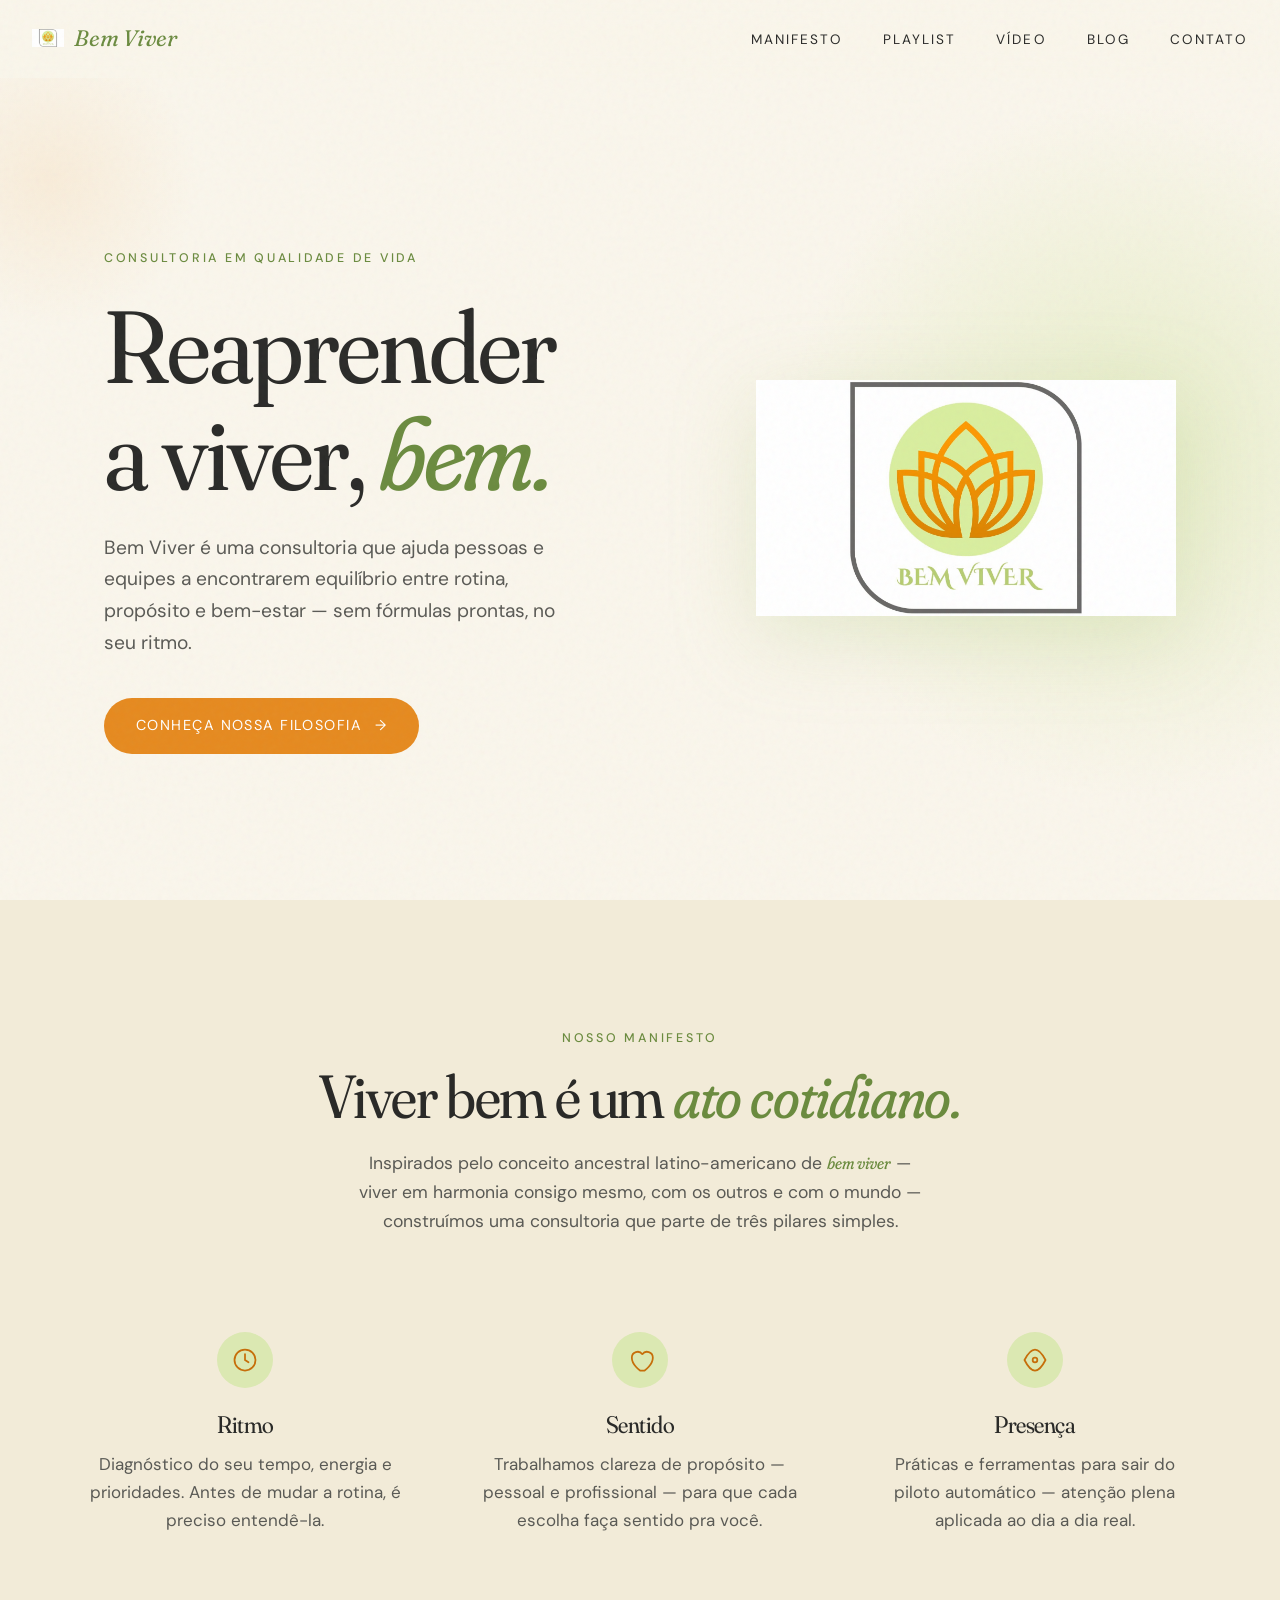
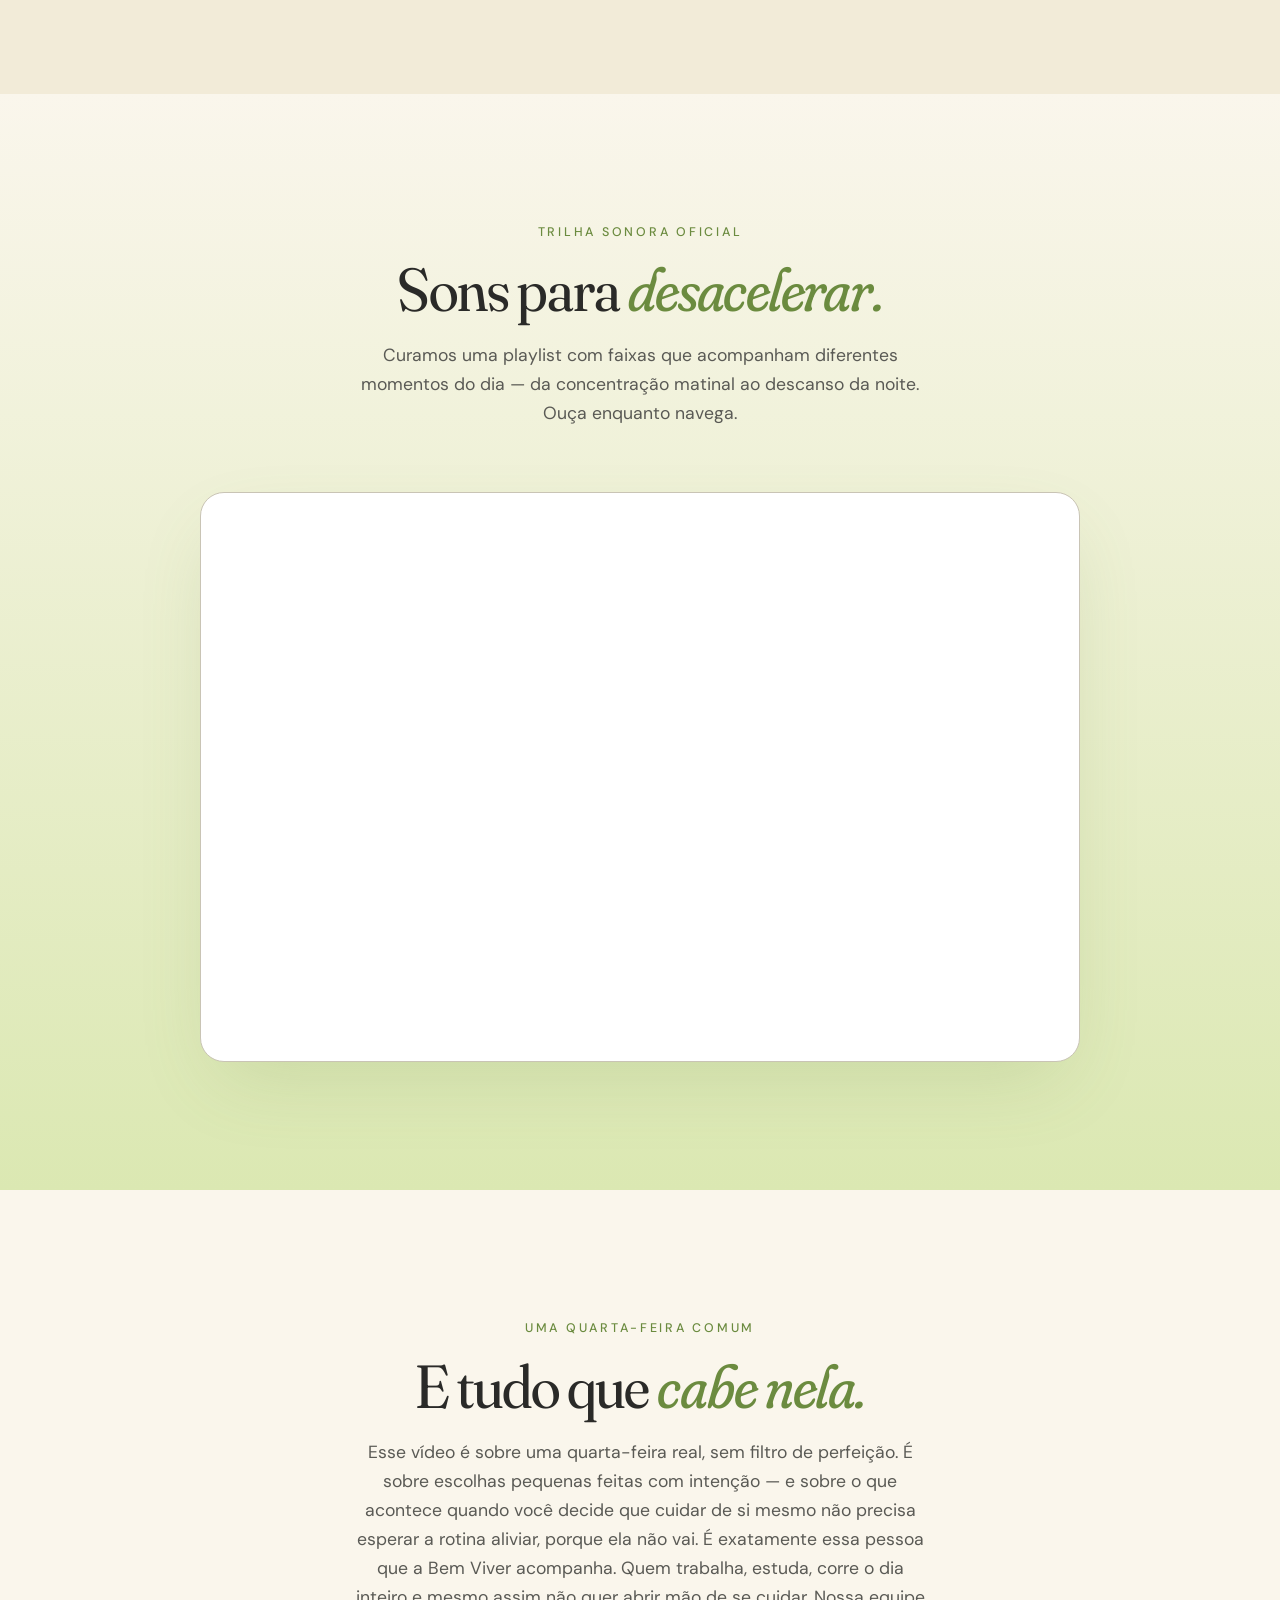
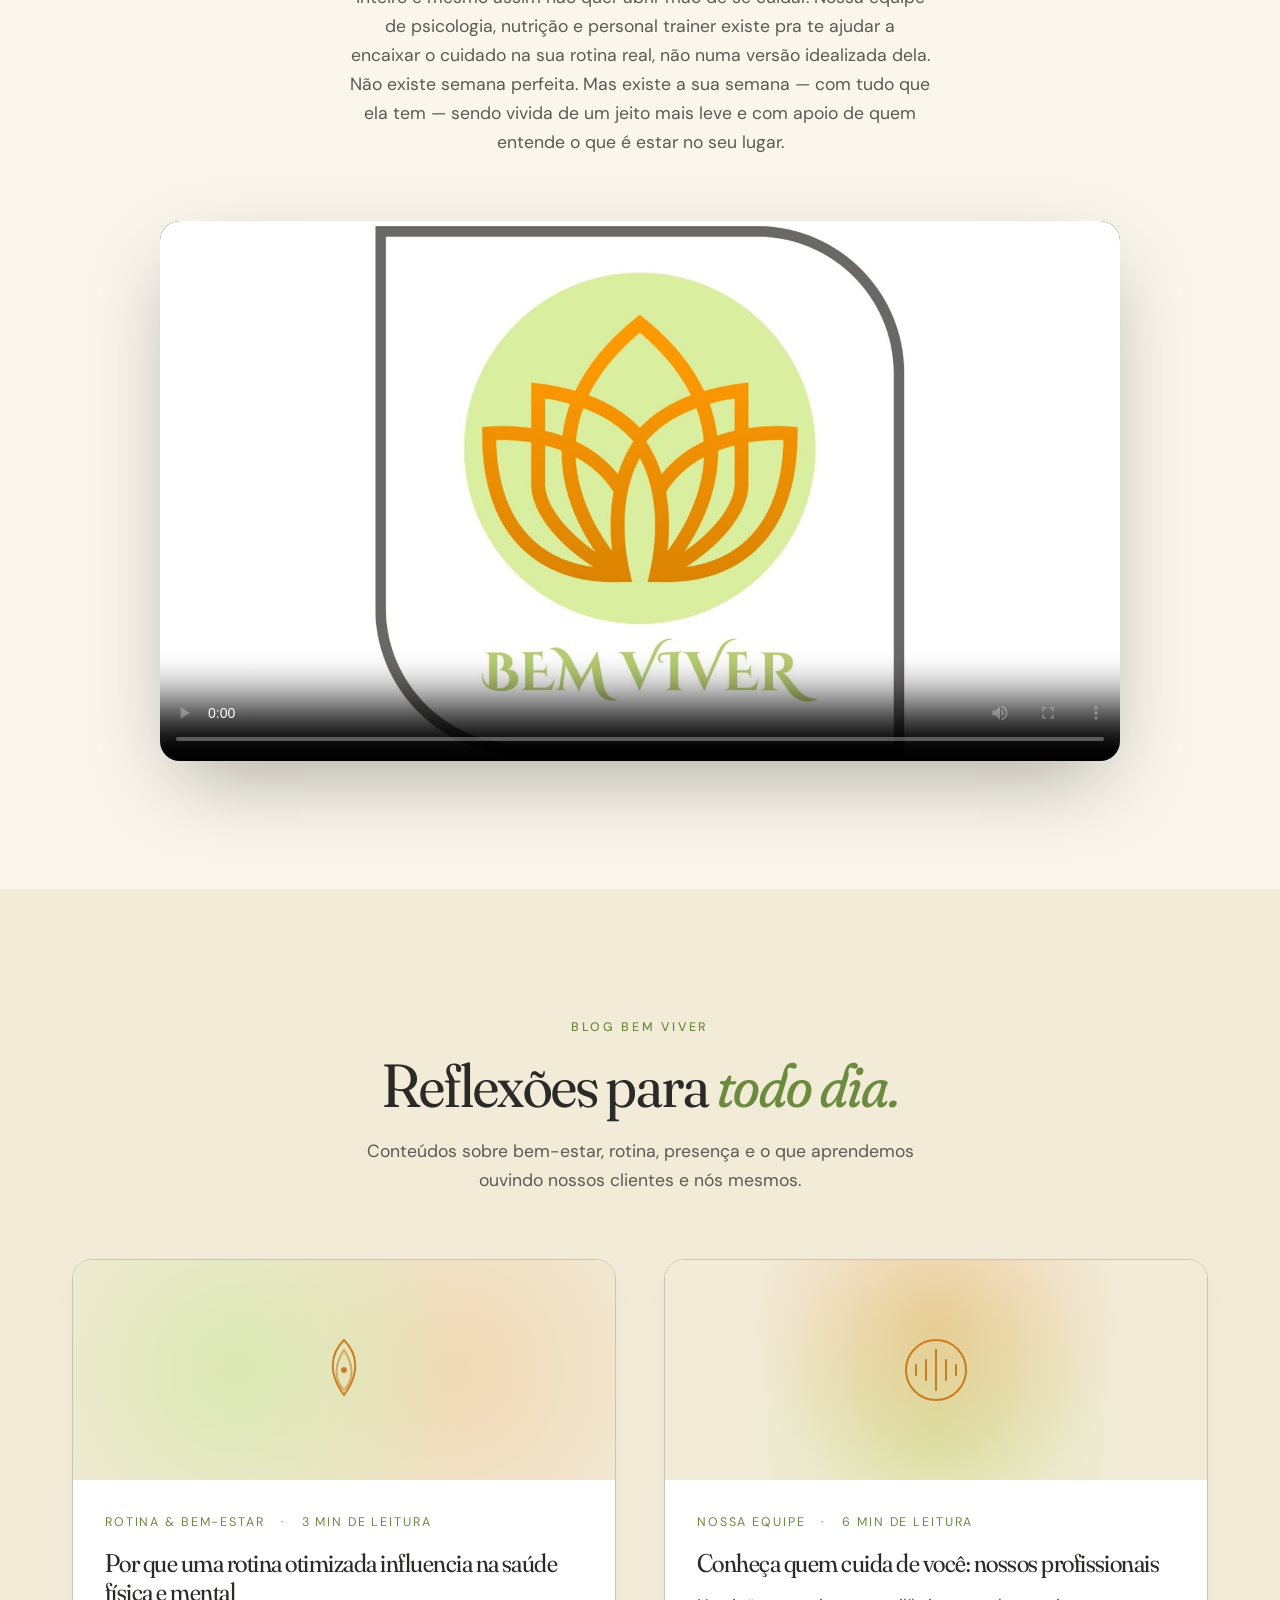
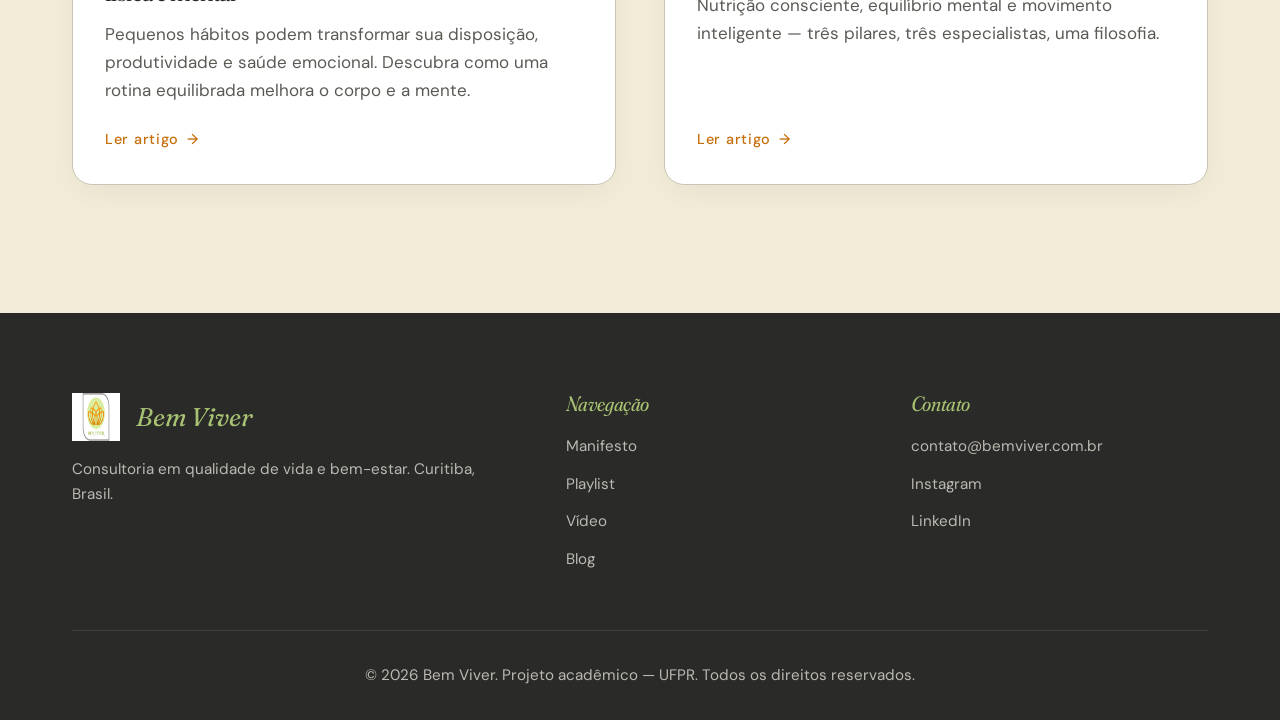
<file: index.html>
<!DOCTYPE html>
<html lang="pt-BR">
<head>
  <meta charset="UTF-8" />
  <meta name="viewport" content="width=device-width, initial-scale=1.0" />
  <title>Bem Viver — Consultoria em Bem-Estar e Qualidade de Vida</title>
  <meta name="description" content="Bem Viver é uma consultoria dedicada a quem busca equilíbrio, propósito e qualidade de vida no cotidiano." />
  <link rel="icon" href="logo.png" type="image/png" />

  <link rel="preconnect" href="https://fonts.googleapis.com" />
  <link rel="preconnect" href="https://fonts.gstatic.com" crossorigin />
  <link href="https://fonts.googleapis.com/css2?family=Fraunces:ital,opsz,wght,SOFT@0,9..144,300..700,30..100;1,9..144,300..700,30..100&family=DM+Sans:opsz,wght@9..40,300..600&display=swap" rel="stylesheet" />

  <link rel="stylesheet" href="style.css" />
</head>
<body>

  <!-- Navigation -->
  <nav class="nav" id="nav">
    <a href="#top" class="nav-brand">
      <img src="logo.png" alt="Bem Viver" />
      <span>Bem Viver</span>
    </a>
    <ul class="nav-links">
      <li><a href="#manifesto">Manifesto</a></li>
      <li><a href="#playlist">Playlist</a></li>
      <li><a href="#video">Vídeo</a></li>
      <li><a href="#blog">Blog</a></li>
      <li><a href="#contato">Contato</a></li>
    </ul>
  </nav>

  <!-- Hero -->
  <header class="hero" id="top">
    <div class="hero-bg-circle"></div>
    <div class="hero-bg-circle small"></div>
    <div class="container">
      <div class="hero-grid">
        <div>
          <span class="eyebrow hero-eyebrow">Consultoria em qualidade de vida</span>
          <h1>
            Reaprender<br />
            a viver, <span class="accent">bem.</span>
          </h1>
          <p class="hero-tagline">
            Bem Viver é uma consultoria que ajuda pessoas e equipes a encontrarem equilíbrio entre rotina, propósito e bem-estar — sem fórmulas prontas, no seu ritmo.
          </p>
          <a href="#manifesto" class="hero-cta">
            Conheça nossa filosofia
            <span class="arrow">→</span>
          </a>
        </div>
        <div class="hero-logo-wrap">
          <img src="logo.png" alt="Logo Bem Viver" />
        </div>
      </div>
    </div>
  </header>

  <!-- Manifesto -->
  <section class="manifesto" id="manifesto">
    <div class="container">
      <div class="section-head">
        <span class="eyebrow">Nosso manifesto</span>
        <h2>Viver bem é um <em>ato cotidiano.</em></h2>
        <p>Inspirados pelo conceito ancestral latino-americano de <em>bem viver</em> — viver em harmonia consigo mesmo, com os outros e com o mundo — construímos uma consultoria que parte de três pilares simples.</p>
      </div>

      <div class="manifesto-grid">
        <div class="pillar reveal">
          <div class="pillar-icon">
            <svg width="28" height="28" viewBox="0 0 24 24" fill="none" stroke="currentColor" stroke-width="1.5">
              <circle cx="12" cy="12" r="9" />
              <path d="M12 7v5l3 2" stroke-linecap="round" />
            </svg>
          </div>
          <h3>Ritmo</h3>
          <p>Diagnóstico do seu tempo, energia e prioridades. Antes de mudar a rotina, é preciso entendê-la.</p>
        </div>

        <div class="pillar reveal">
          <div class="pillar-icon">
            <svg width="28" height="28" viewBox="0 0 24 24" fill="none" stroke="currentColor" stroke-width="1.5">
              <path d="M12 21s-7-5-7-11a5 5 0 0 1 9-3 5 5 0 0 1 9 3c0 6-7 11-7 11l-2 0 0 0Z" stroke-linejoin="round" />
            </svg>
          </div>
          <h3>Sentido</h3>
          <p>Trabalhamos clareza de propósito — pessoal e profissional — para que cada escolha faça sentido pra você.</p>
        </div>

        <div class="pillar reveal">
          <div class="pillar-icon">
            <svg width="28" height="28" viewBox="0 0 24 24" fill="none" stroke="currentColor" stroke-width="1.5">
              <path d="M3 12c3-6 6-9 9-9s6 3 9 9c-3 6-6 9-9 9s-6-3-9-9Z" stroke-linejoin="round" />
              <circle cx="12" cy="12" r="2" />
            </svg>
          </div>
          <h3>Presença</h3>
          <p>Práticas e ferramentas para sair do piloto automático — atenção plena aplicada ao dia a dia real.</p>
        </div>
      </div>
    </div>
  </section>

  <!-- Spotify Playlist -->
  <section class="playlist-section" id="playlist">
    <div class="container">
      <div class="section-head">
        <span class="eyebrow">Trilha sonora oficial</span>
        <h2>Sons para <em>desacelerar.</em></h2>
        <p>Curamos uma playlist com faixas que acompanham diferentes momentos do dia — da concentração matinal ao descanso da noite. Ouça enquanto navega.</p>
      </div>

      <div class="playlist-wrap reveal">
        <iframe
          src="https://open.spotify.com/embed/playlist/1UYiBppP9UuxYVPkmImmEA?utm_source=generator&theme=0"
          height="480"
          frameborder="0"
          allowfullscreen=""
          allow="autoplay; clipboard-write; encrypted-media; fullscreen; picture-in-picture"
          loading="lazy">
        </iframe>
      </div>
    </div>
  </section>

  <!-- Video Section -->
  <section id="video">
    <div class="container">
      <div class="section-head">
        <span class="eyebrow">Uma quarta-feira comum</span>
        <h2>E tudo que <em>cabe nela.</em></h2>
        <p>Esse vídeo é sobre uma quarta-feira real, sem filtro de perfeição. É sobre escolhas pequenas feitas com intenção — e sobre o que acontece quando você decide que cuidar de si mesmo não precisa esperar a rotina aliviar, porque ela não vai.
É exatamente essa pessoa que a Bem Viver acompanha. Quem trabalha, estuda, corre o dia inteiro e mesmo assim não quer abrir mão de se cuidar. Nossa equipe de psicologia, nutrição e personal trainer existe pra te ajudar a encaixar o cuidado na sua rotina real, não numa versão idealizada dela.
Não existe semana perfeita. Mas existe a sua semana — com tudo que ela tem — sendo vivida de um jeito mais leve e com apoio de quem entende o que é estar no seu lugar.</p>
      </div>

      <div class="video-wrap reveal">
        <video controls poster="logo.png" preload="metadata">
          <source src="video.mp4" type="video/mp4" />
          Seu navegador não suporta vídeo HTML5.
        </video>
      </div>
    </div>
  </section>

  <!-- Blog -->
  <section class="manifesto" id="blog">
    <div class="container">
      <div class="section-head">
        <span class="eyebrow">Blog Bem Viver</span>
        <h2>Reflexões para <em>todo dia.</em></h2>
        <p>Conteúdos sobre bem-estar, rotina, presença e o que aprendemos ouvindo nossos clientes e nós mesmos.</p>
      </div>

      <div class="blog-grid">
        <article class="blog-card reveal">
          <div class="blog-card-visual v1">
            <svg viewBox="0 0 100 100" fill="none" stroke="currentColor" stroke-width="2">
              <path d="M50 20 C 35 35, 35 55, 50 75 C 65 55, 65 35, 50 20 Z" />
              <path d="M50 30 C 40 45, 40 60, 50 70 C 60 60, 60 45, 50 30 Z" opacity="0.6" />
              <circle cx="50" cy="50" r="2" fill="currentColor" />
            </svg>
          </div>
          <div class="blog-card-body">
            <div class="blog-card-meta">
              <span>Rotina &amp; Bem-estar</span>
              <span>3 min de leitura</span>
            </div>
            <h3>Por que uma rotina otimizada influencia na saúde física e mental</h3>
            <p>Pequenos hábitos podem transformar sua disposição, produtividade e saúde emocional. Descubra como uma rotina equilibrada melhora o corpo e a mente.</p>
            <a href="blog-1.html" class="blog-card-link">Ler artigo</a>
          </div>
        </article>

        <article class="blog-card reveal">
          <div class="blog-card-visual v2">
            <svg viewBox="0 0 100 100" fill="none" stroke="currentColor" stroke-width="2">
              <circle cx="50" cy="50" r="30" />
              <path d="M50 30 v40 M40 40 v20 M60 40 v20 M30 45 v10 M70 45 v10" stroke-linecap="round" />
            </svg>
          </div>
          <div class="blog-card-body">
            <div class="blog-card-meta">
              <span>Nossa equipe</span>
              <span>6 min de leitura</span>
            </div>
            <h3>Conheça quem cuida de você: nossos profissionais</h3>
            <p>Nutrição consciente, equilíbrio mental e movimento inteligente — três pilares, três especialistas, uma filosofia.</p>
            <a href="blog-2.html" class="blog-card-link">Ler artigo</a>
          </div>
        </article>
      </div>
    </div>
  </section>

  <!-- Footer -->
  <footer id="contato">
    <div class="container">
      <div class="footer-grid">
        <div>
          <div class="footer-brand">
            <img src="logo.png" alt="" />
            <span class="footer-brand-name">Bem Viver</span>
          </div>
          <p>Consultoria em qualidade de vida e bem-estar. Curitiba, Brasil.</p>
        </div>

        <div>
          <h4>Navegação</h4>
          <ul>
            <li><a href="#manifesto">Manifesto</a></li>
            <li><a href="#playlist">Playlist</a></li>
            <li><a href="#video">Vídeo</a></li>
            <li><a href="#blog">Blog</a></li>
          </ul>
        </div>

        <div>
          <h4>Contato</h4>
          <ul>
            <li><a href="mailto:contato@bemviver.com.br">contato@bemviver.com.br</a></li>
            <li><a href="#">Instagram</a></li>
            <li><a href="#">LinkedIn</a></li>
          </ul>
        </div>
      </div>

      <div class="footer-bottom">
        <p>© 2026 Bem Viver. Projeto acadêmico — UFPR. Todos os direitos reservados.</p>
      </div>
    </div>
  </footer>

  <script>
    // Nav border on scroll
    const nav = document.getElementById('nav');
    window.addEventListener('scroll', () => {
      nav.classList.toggle('scrolled', window.scrollY > 30);
    });

    // Reveal on scroll
    const observer = new IntersectionObserver((entries) => {
      entries.forEach(entry => {
        if (entry.isIntersecting) {
          entry.target.classList.add('visible');
          observer.unobserve(entry.target);
        }
      });
    }, { threshold: 0.15 });

    document.querySelectorAll('.reveal').forEach(el => observer.observe(el));
  </script>

</body>
</html>
</file>
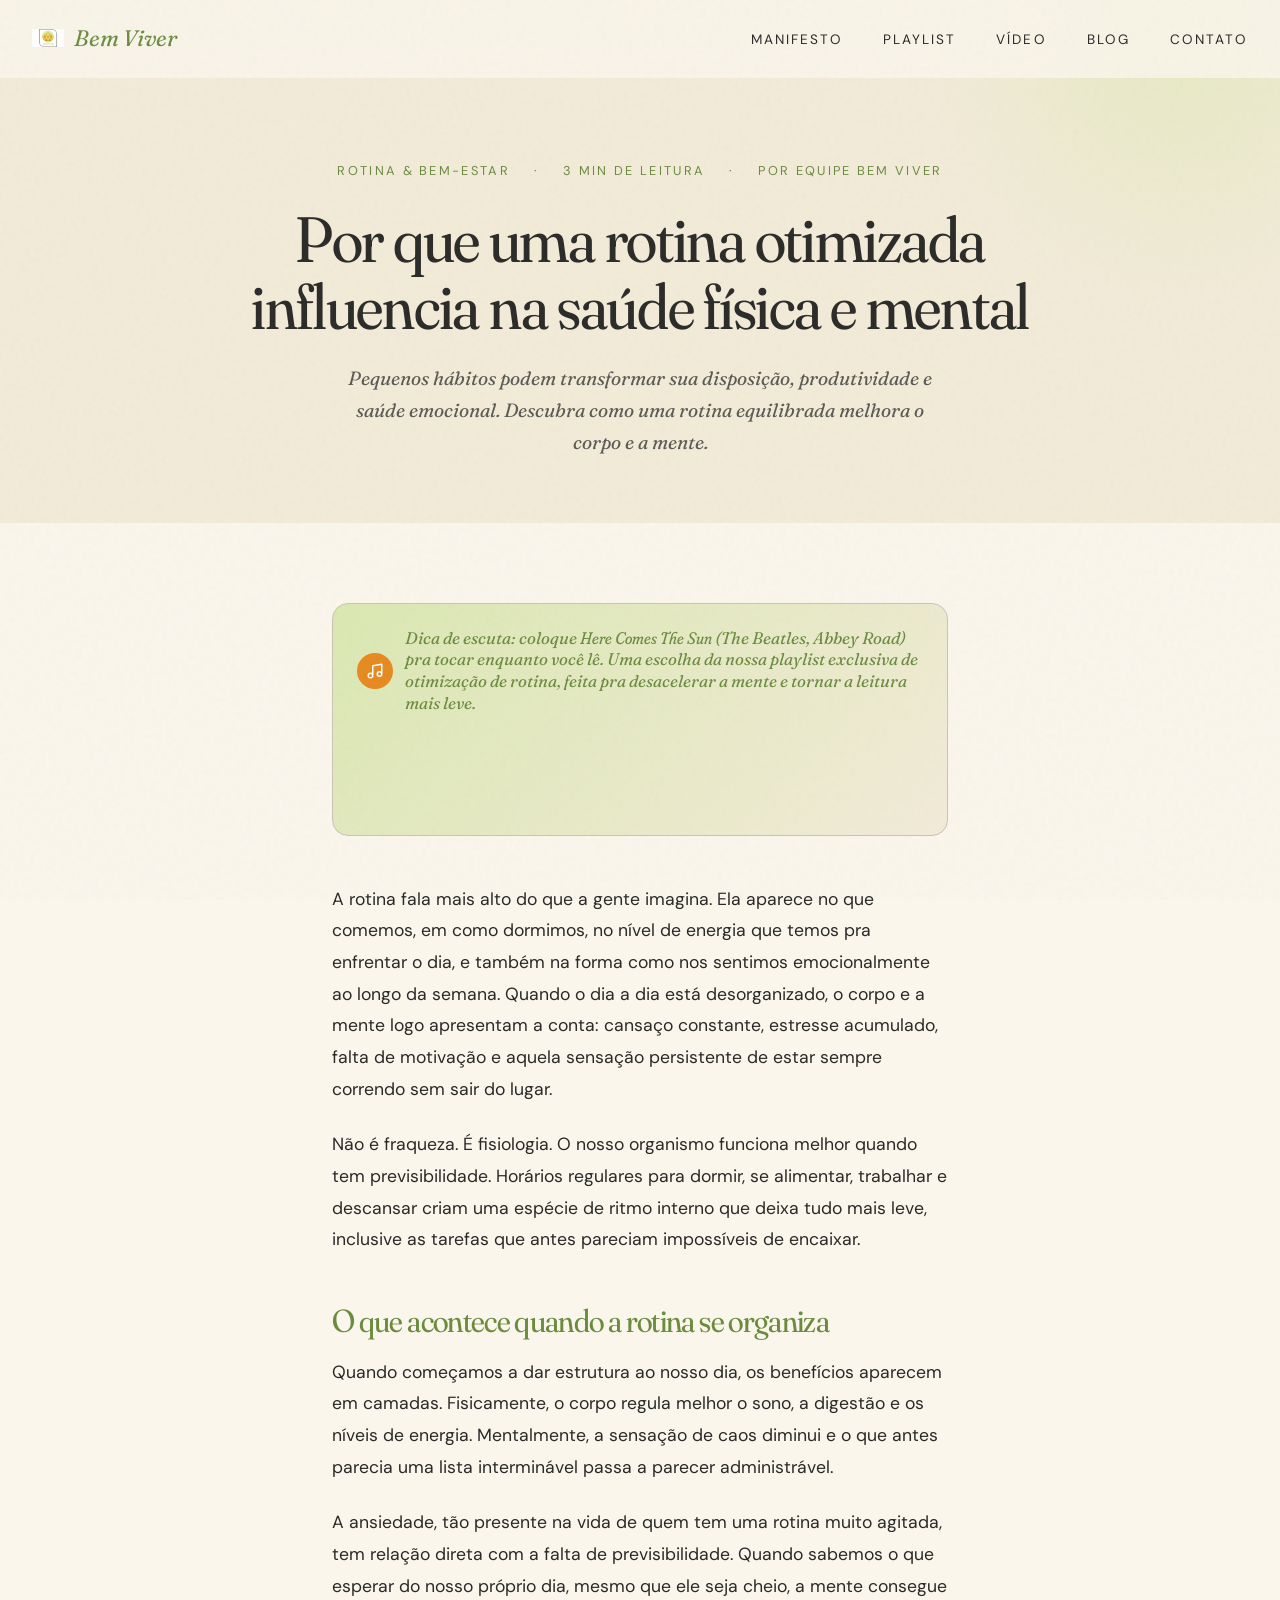
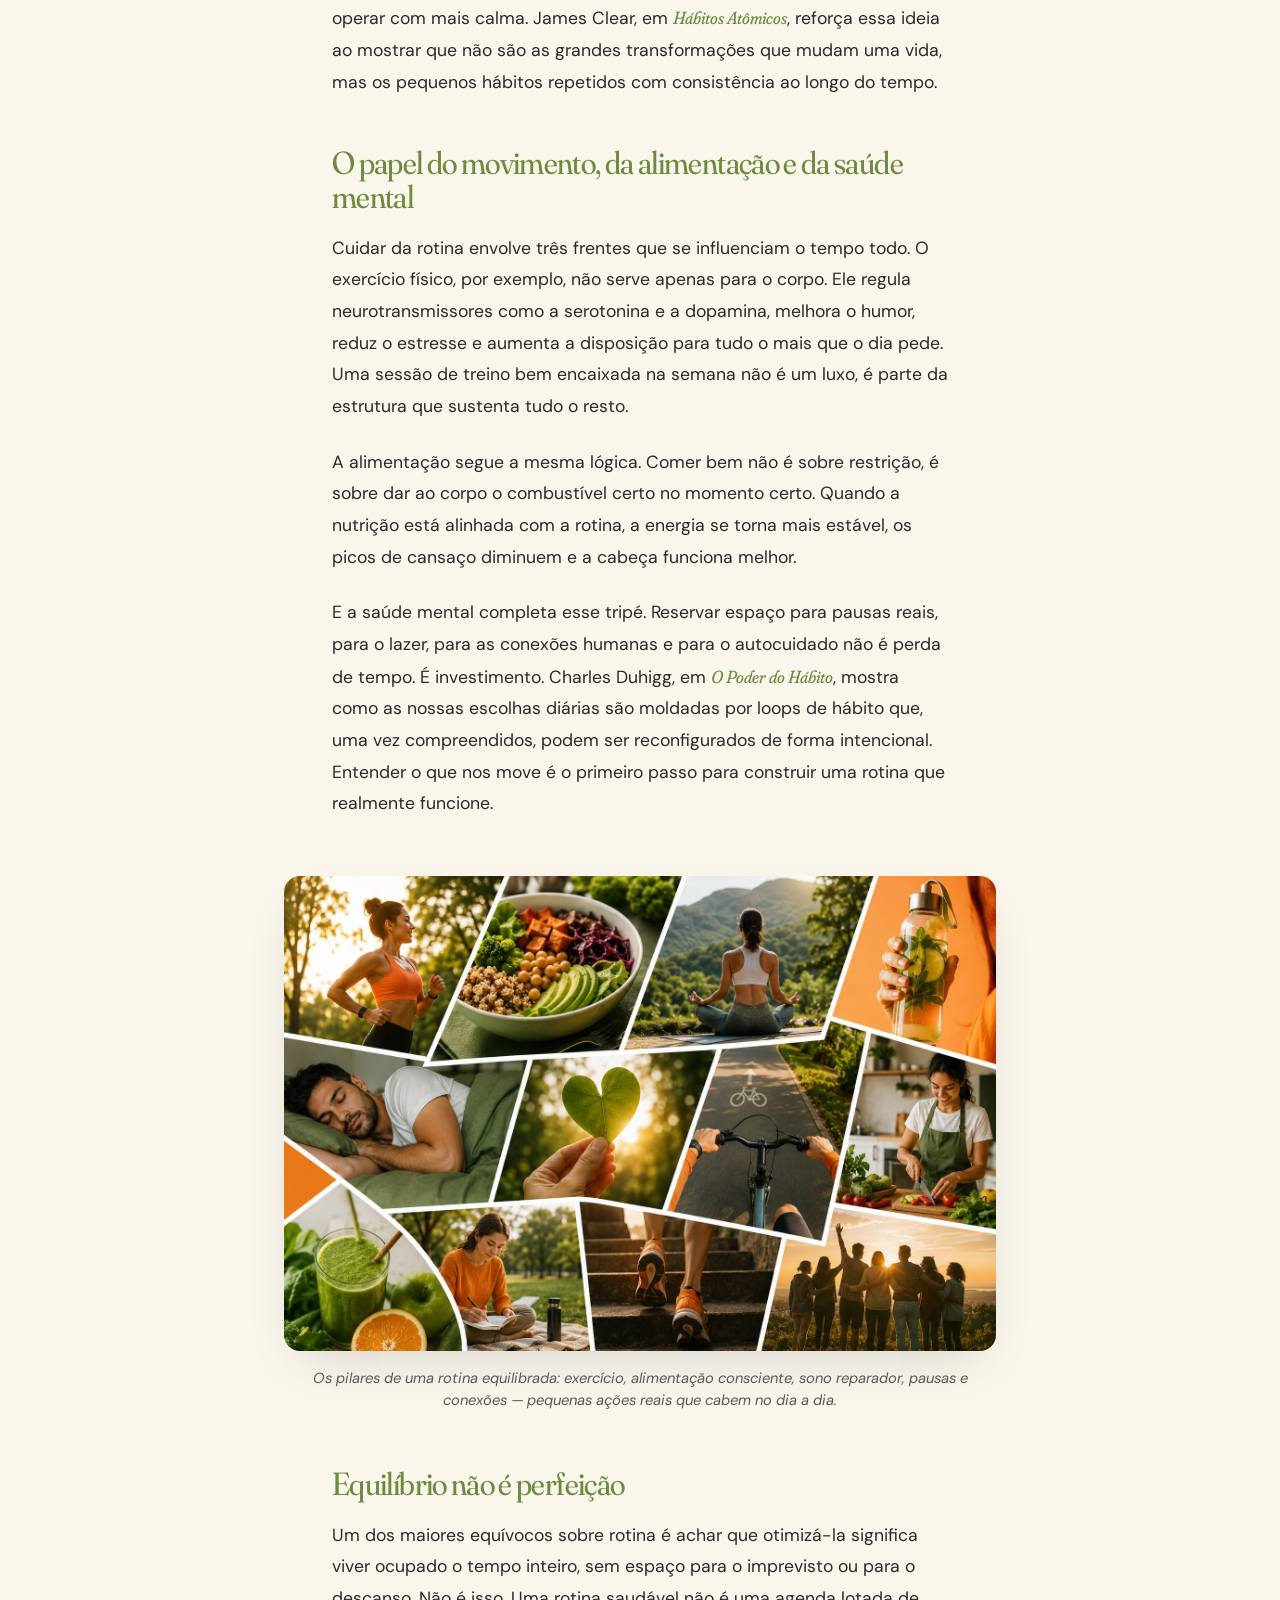
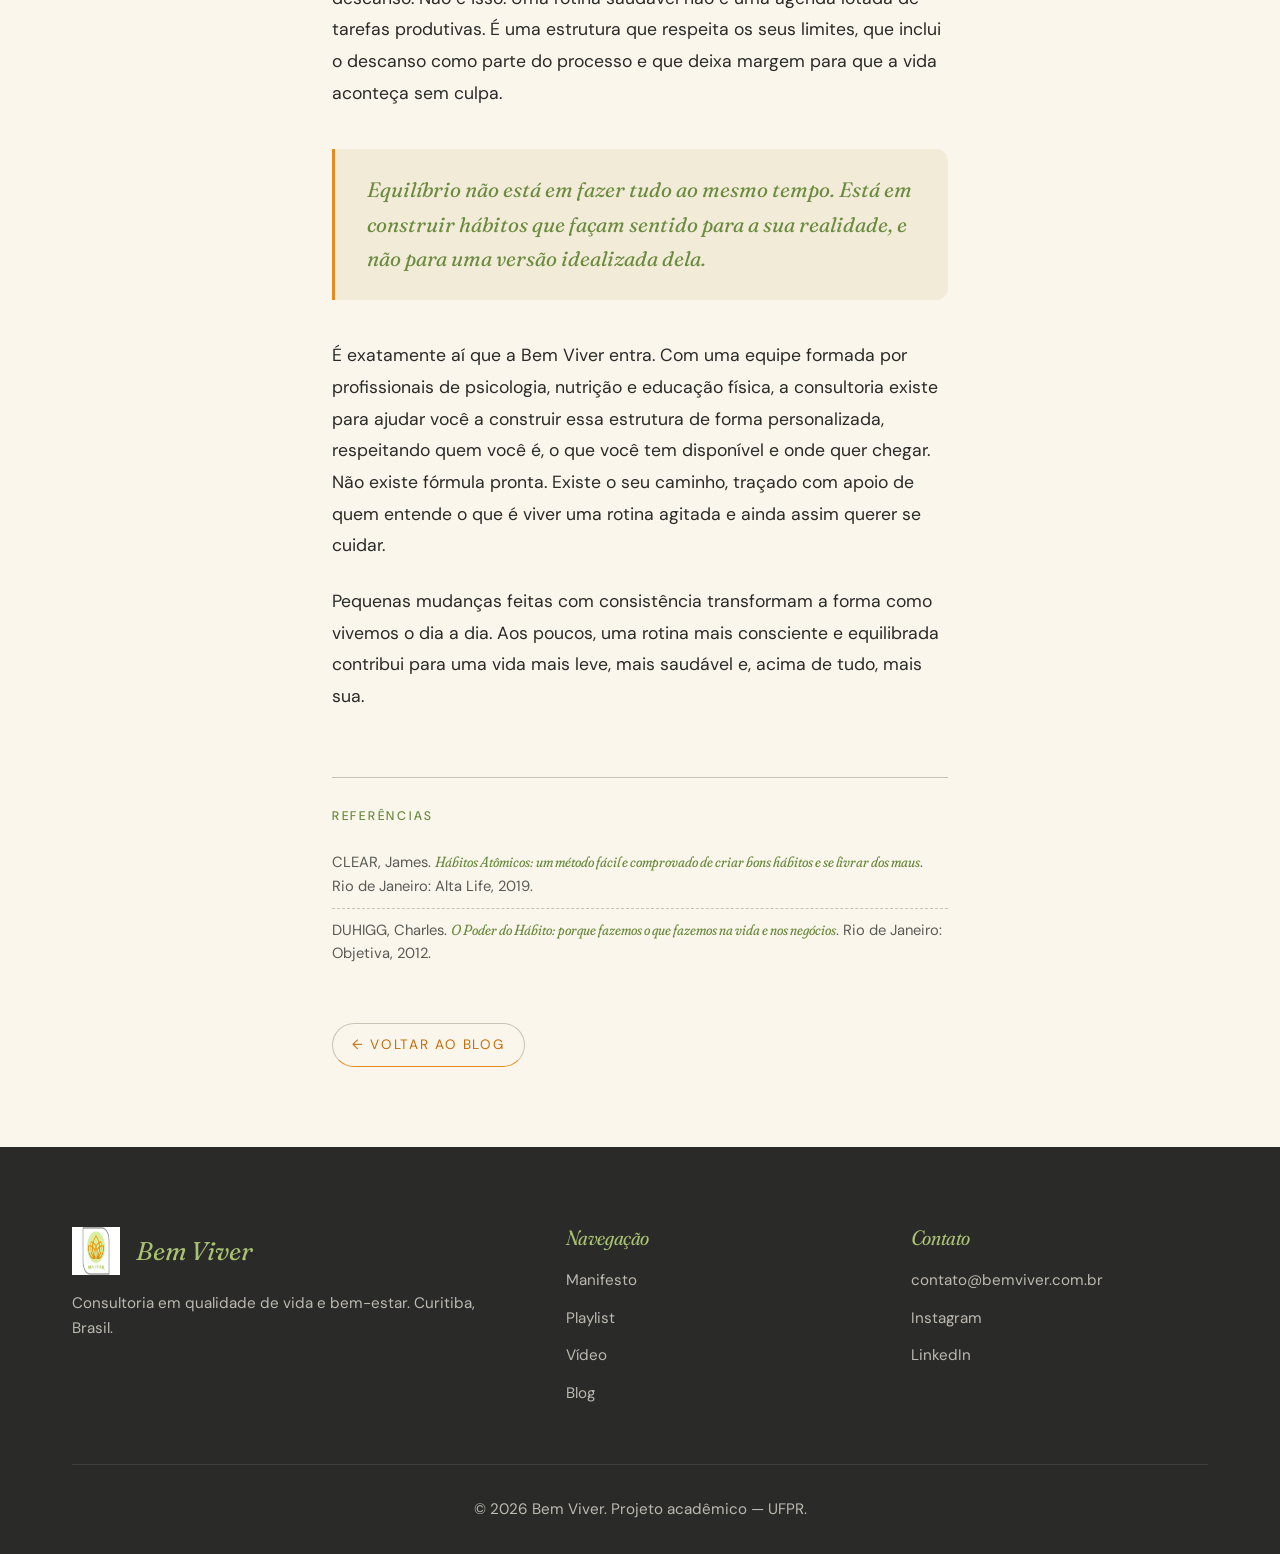
<file: blog-1.html>
<!DOCTYPE html>
<html lang="pt-BR">
<head>
  <meta charset="UTF-8" />
  <meta name="viewport" content="width=device-width, initial-scale=1.0" />
  <title>Por que uma rotina otimizada influencia na saúde física e mental — Bem Viver</title>
  <meta name="description" content="Pequenos hábitos podem transformar sua disposição, produtividade e saúde emocional. Descubra como uma rotina equilibrada melhora o corpo e a mente." />
  <link rel="icon" href="logo.png" type="image/png" />

  <link rel="preconnect" href="https://fonts.googleapis.com" />
  <link rel="preconnect" href="https://fonts.gstatic.com" crossorigin />
  <link href="https://fonts.googleapis.com/css2?family=Fraunces:ital,opsz,wght,SOFT@0,9..144,300..700,30..100;1,9..144,300..700,30..100&family=DM+Sans:opsz,wght@9..40,300..600&display=swap" rel="stylesheet" />

  <link rel="stylesheet" href="style.css" />
</head>
<body>

  <nav class="nav" id="nav">
    <a href="index.html" class="nav-brand">
      <img src="logo.png" alt="Bem Viver" />
      <span>Bem Viver</span>
    </a>
    <ul class="nav-links">
      <li><a href="index.html#manifesto">Manifesto</a></li>
      <li><a href="index.html#playlist">Playlist</a></li>
      <li><a href="index.html#video">Vídeo</a></li>
      <li><a href="index.html#blog">Blog</a></li>
      <li><a href="index.html#contato">Contato</a></li>
    </ul>
  </nav>

  <header class="post-hero">
    <div class="container">
      <div class="post-meta">
        <span>Rotina &amp; Bem-estar</span>
        <span>3 min de leitura</span>
        <span>Por Equipe Bem Viver</span>
      </div>
      <h1>Por que uma rotina otimizada influencia na saúde física e mental</h1>
      <p class="subtitle">Pequenos hábitos podem transformar sua disposição, produtividade e saúde emocional. Descubra como uma rotina equilibrada melhora o corpo e a mente.</p>
    </div>
  </header>

  <article class="post-body">

    <!-- ▼▼▼ Trilha sugerida para esta leitura ▼▼▼ -->
    <div class="listen-widget">
      <div class="listen-widget-header">
        <div class="listen-widget-icon">
          <svg width="18" height="18" viewBox="0 0 24 24" fill="currentColor">
            <path d="M9 18V5l12-2v13M9 18a3 3 0 1 1-6 0 3 3 0 0 1 6 0Zm12-2a3 3 0 1 1-6 0 3 3 0 0 1 6 0Z" fill="none" stroke="currentColor" stroke-width="2" stroke-linejoin="round"/>
          </svg>
        </div>
        <div class="listen-widget-text">
          Dica de escuta: coloque <em>Here Comes The Sun</em> (The Beatles, Abbey Road) pra tocar enquanto você lê. Uma escolha da nossa playlist exclusiva de otimização de rotina, feita pra desacelerar a mente e tornar a leitura mais leve.
        </div>
      </div>
      <iframe
        src="https://open.spotify.com/embed/track/6dGnYIeXmHdcikdzNNDMm2?utm_source=generator&theme=0"
        height="80"
        frameborder="0"
        allow="autoplay; clipboard-write; encrypted-media; fullscreen; picture-in-picture"
        loading="lazy">
      </iframe>
    </div>

    <p>A rotina fala mais alto do que a gente imagina. Ela aparece no que comemos, em como dormimos, no nível de energia que temos pra enfrentar o dia, e também na forma como nos sentimos emocionalmente ao longo da semana. Quando o dia a dia está desorganizado, o corpo e a mente logo apresentam a conta: cansaço constante, estresse acumulado, falta de motivação e aquela sensação persistente de estar sempre correndo sem sair do lugar.</p>

    <p>Não é fraqueza. É fisiologia. O nosso organismo funciona melhor quando tem previsibilidade. Horários regulares para dormir, se alimentar, trabalhar e descansar criam uma espécie de ritmo interno que deixa tudo mais leve, inclusive as tarefas que antes pareciam impossíveis de encaixar.</p>

    <h2>O que acontece quando a rotina se organiza</h2>

    <p>Quando começamos a dar estrutura ao nosso dia, os benefícios aparecem em camadas. Fisicamente, o corpo regula melhor o sono, a digestão e os níveis de energia. Mentalmente, a sensação de caos diminui e o que antes parecia uma lista interminável passa a parecer administrável.</p>

    <p>A ansiedade, tão presente na vida de quem tem uma rotina muito agitada, tem relação direta com a falta de previsibilidade. Quando sabemos o que esperar do nosso próprio dia, mesmo que ele seja cheio, a mente consegue operar com mais calma. James Clear, em <em>Hábitos Atômicos</em>, reforça essa ideia ao mostrar que não são as grandes transformações que mudam uma vida, mas os pequenos hábitos repetidos com consistência ao longo do tempo.</p>

    <h2>O papel do movimento, da alimentação e da saúde mental</h2>

    <p>Cuidar da rotina envolve três frentes que se influenciam o tempo todo. O exercício físico, por exemplo, não serve apenas para o corpo. Ele regula neurotransmissores como a serotonina e a dopamina, melhora o humor, reduz o estresse e aumenta a disposição para tudo o mais que o dia pede. Uma sessão de treino bem encaixada na semana não é um luxo, é parte da estrutura que sustenta tudo o resto.</p>

    <p>A alimentação segue a mesma lógica. Comer bem não é sobre restrição, é sobre dar ao corpo o combustível certo no momento certo. Quando a nutrição está alinhada com a rotina, a energia se torna mais estável, os picos de cansaço diminuem e a cabeça funciona melhor.</p>

    <p>E a saúde mental completa esse tripé. Reservar espaço para pausas reais, para o lazer, para as conexões humanas e para o autocuidado não é perda de tempo. É investimento. Charles Duhigg, em <em>O Poder do Hábito</em>, mostra como as nossas escolhas diárias são moldadas por loops de hábito que, uma vez compreendidos, podem ser reconfigurados de forma intencional. Entender o que nos move é o primeiro passo para construir uma rotina que realmente funcione.</p>

    <!-- ▼▼▼ VISUAL — mosaico ▼▼▼ -->
    <figure class="post-visual">
      <img src="mosaico-rotina.png" alt="Mosaico de fotos representando os pilares do bem viver: exercício, alimentação, sono, pausas e conexões sociais" />
      <figcaption>
        Os pilares de uma rotina equilibrada: exercício, alimentação consciente, sono reparador, pausas e conexões — pequenas ações reais que cabem no dia a dia.
      </figcaption>
    </figure>

    <h2>Equilíbrio não é perfeição</h2>

    <p>Um dos maiores equívocos sobre rotina é achar que otimizá-la significa viver ocupado o tempo inteiro, sem espaço para o imprevisto ou para o descanso. Não é isso. Uma rotina saudável não é uma agenda lotada de tarefas produtivas. É uma estrutura que respeita os seus limites, que inclui o descanso como parte do processo e que deixa margem para que a vida aconteça sem culpa.</p>

    <blockquote>
      Equilíbrio não está em fazer tudo ao mesmo tempo. Está em construir hábitos que façam sentido para a sua realidade, e não para uma versão idealizada dela.
    </blockquote>

    <p>É exatamente aí que a Bem Viver entra. Com uma equipe formada por profissionais de psicologia, nutrição e educação física, a consultoria existe para ajudar você a construir essa estrutura de forma personalizada, respeitando quem você é, o que você tem disponível e onde quer chegar. Não existe fórmula pronta. Existe o seu caminho, traçado com apoio de quem entende o que é viver uma rotina agitada e ainda assim querer se cuidar.</p>

    <p>Pequenas mudanças feitas com consistência transformam a forma como vivemos o dia a dia. Aos poucos, uma rotina mais consciente e equilibrada contribui para uma vida mais leve, mais saudável e, acima de tudo, mais sua.</p>

    <!-- ▼▼▼ REFERÊNCIAS ▼▼▼ -->
    <div class="post-references">
      <h4>Referências</h4>
      <ul>
        <li>CLEAR, James. <em>Hábitos Atômicos: um método fácil e comprovado de criar bons hábitos e se livrar dos maus</em>. Rio de Janeiro: Alta Life, 2019.</li>
        <li>DUHIGG, Charles. <em>O Poder do Hábito: porque fazemos o que fazemos na vida e nos negócios</em>. Rio de Janeiro: Objetiva, 2012.</li>
      </ul>
    </div>

    <a href="index.html#blog" class="back-link">← Voltar ao blog</a>
  </article>

  <footer>
    <div class="container">
      <div class="footer-grid">
        <div>
          <div class="footer-brand">
            <img src="logo.png" alt="" />
            <span class="footer-brand-name">Bem Viver</span>
          </div>
          <p>Consultoria em qualidade de vida e bem-estar. Curitiba, Brasil.</p>
        </div>
        <div>
          <h4>Navegação</h4>
          <ul>
            <li><a href="index.html#manifesto">Manifesto</a></li>
            <li><a href="index.html#playlist">Playlist</a></li>
            <li><a href="index.html#video">Vídeo</a></li>
            <li><a href="index.html#blog">Blog</a></li>
          </ul>
        </div>
        <div>
          <h4>Contato</h4>
          <ul>
            <li><a href="mailto:contato@bemviver.com.br">contato@bemviver.com.br</a></li>
            <li><a href="#">Instagram</a></li>
            <li><a href="#">LinkedIn</a></li>
          </ul>
        </div>
      </div>
      <div class="footer-bottom">
        <p>© 2026 Bem Viver. Projeto acadêmico — UFPR.</p>
      </div>
    </div>
  </footer>

</body>
</html>
</file>
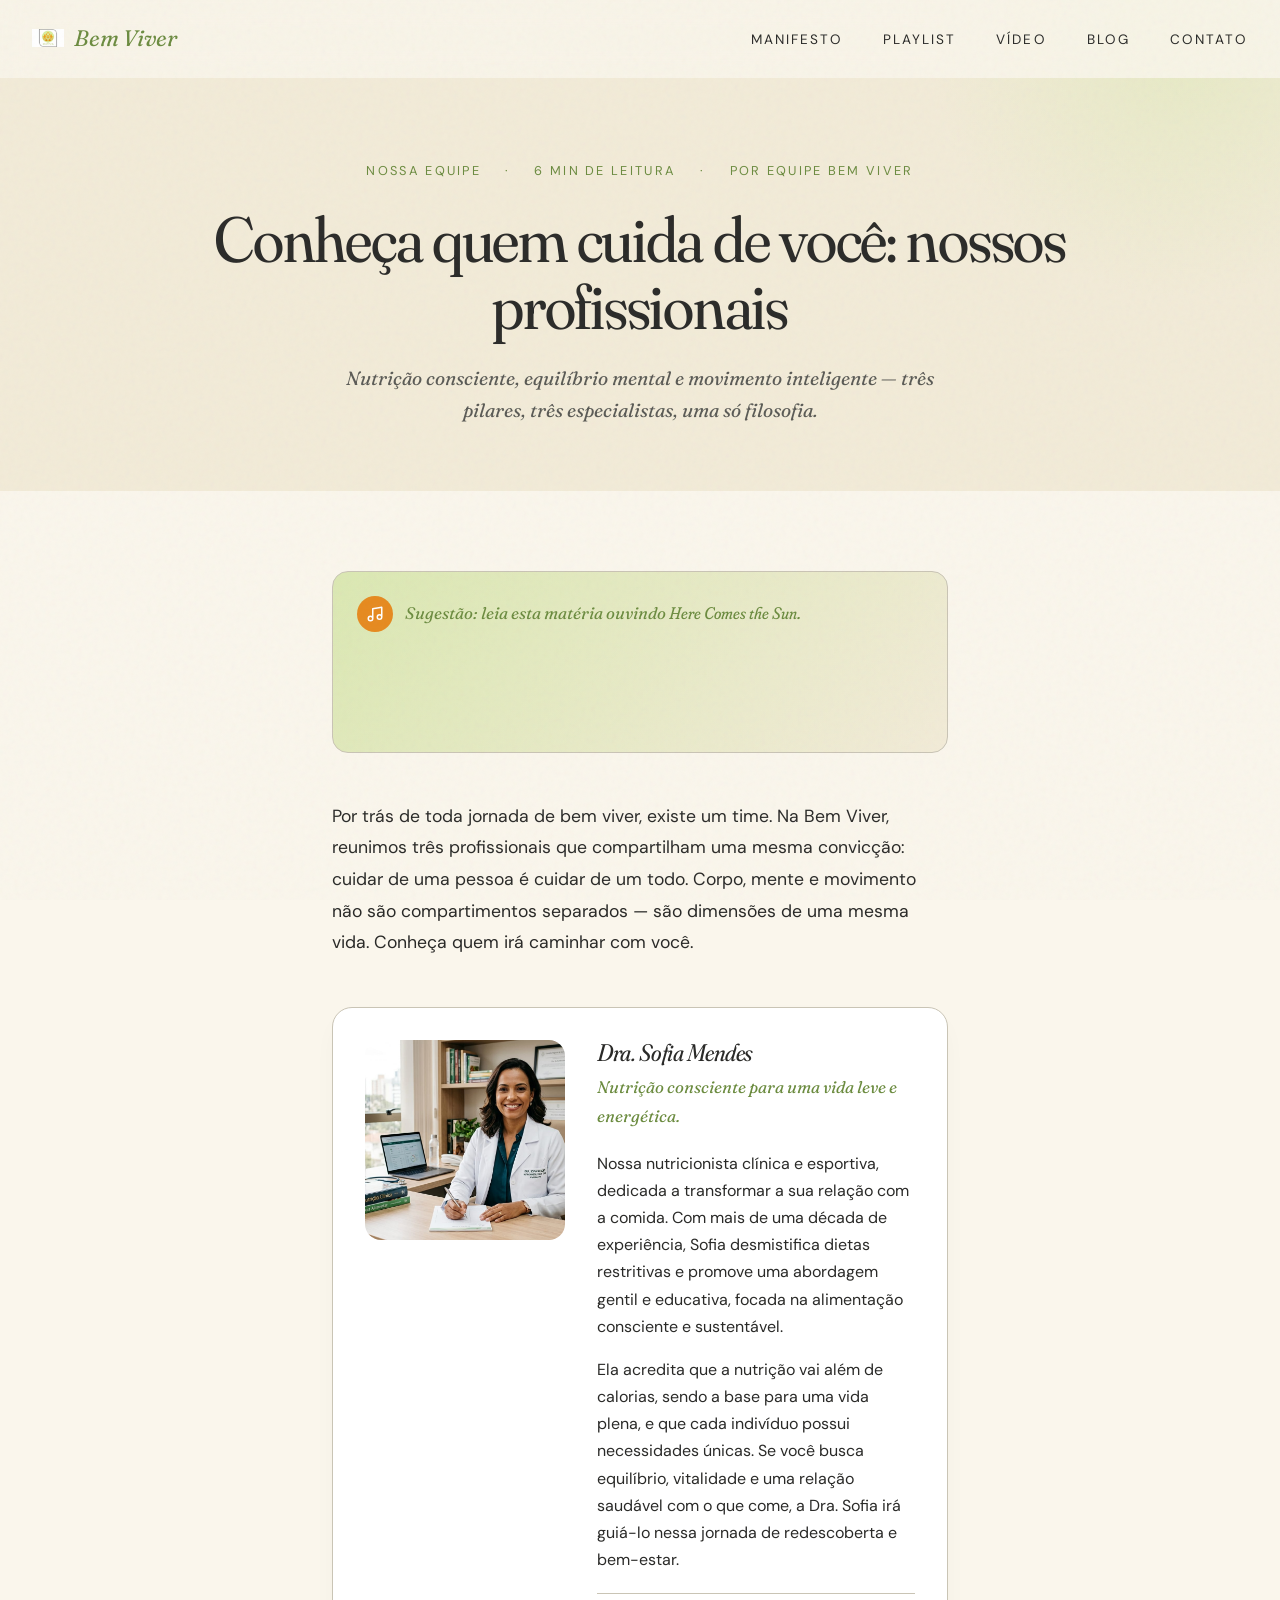
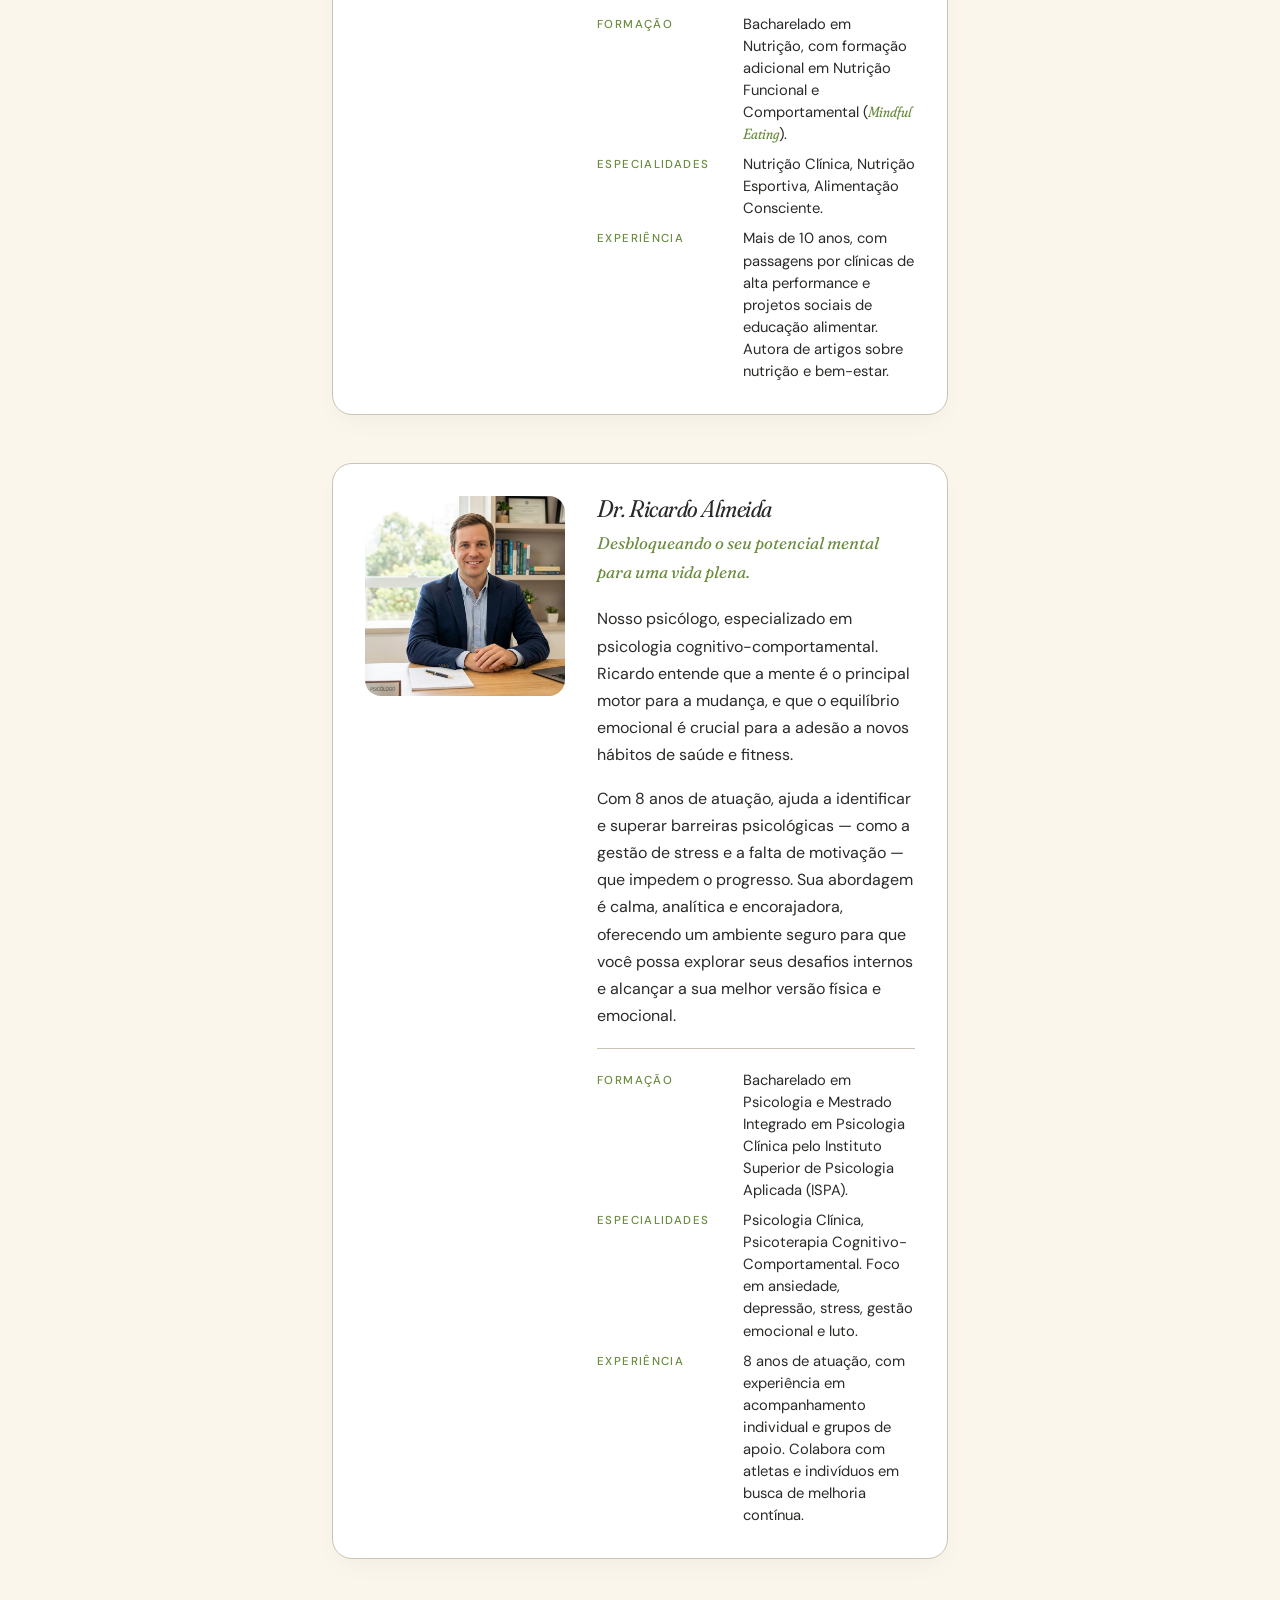
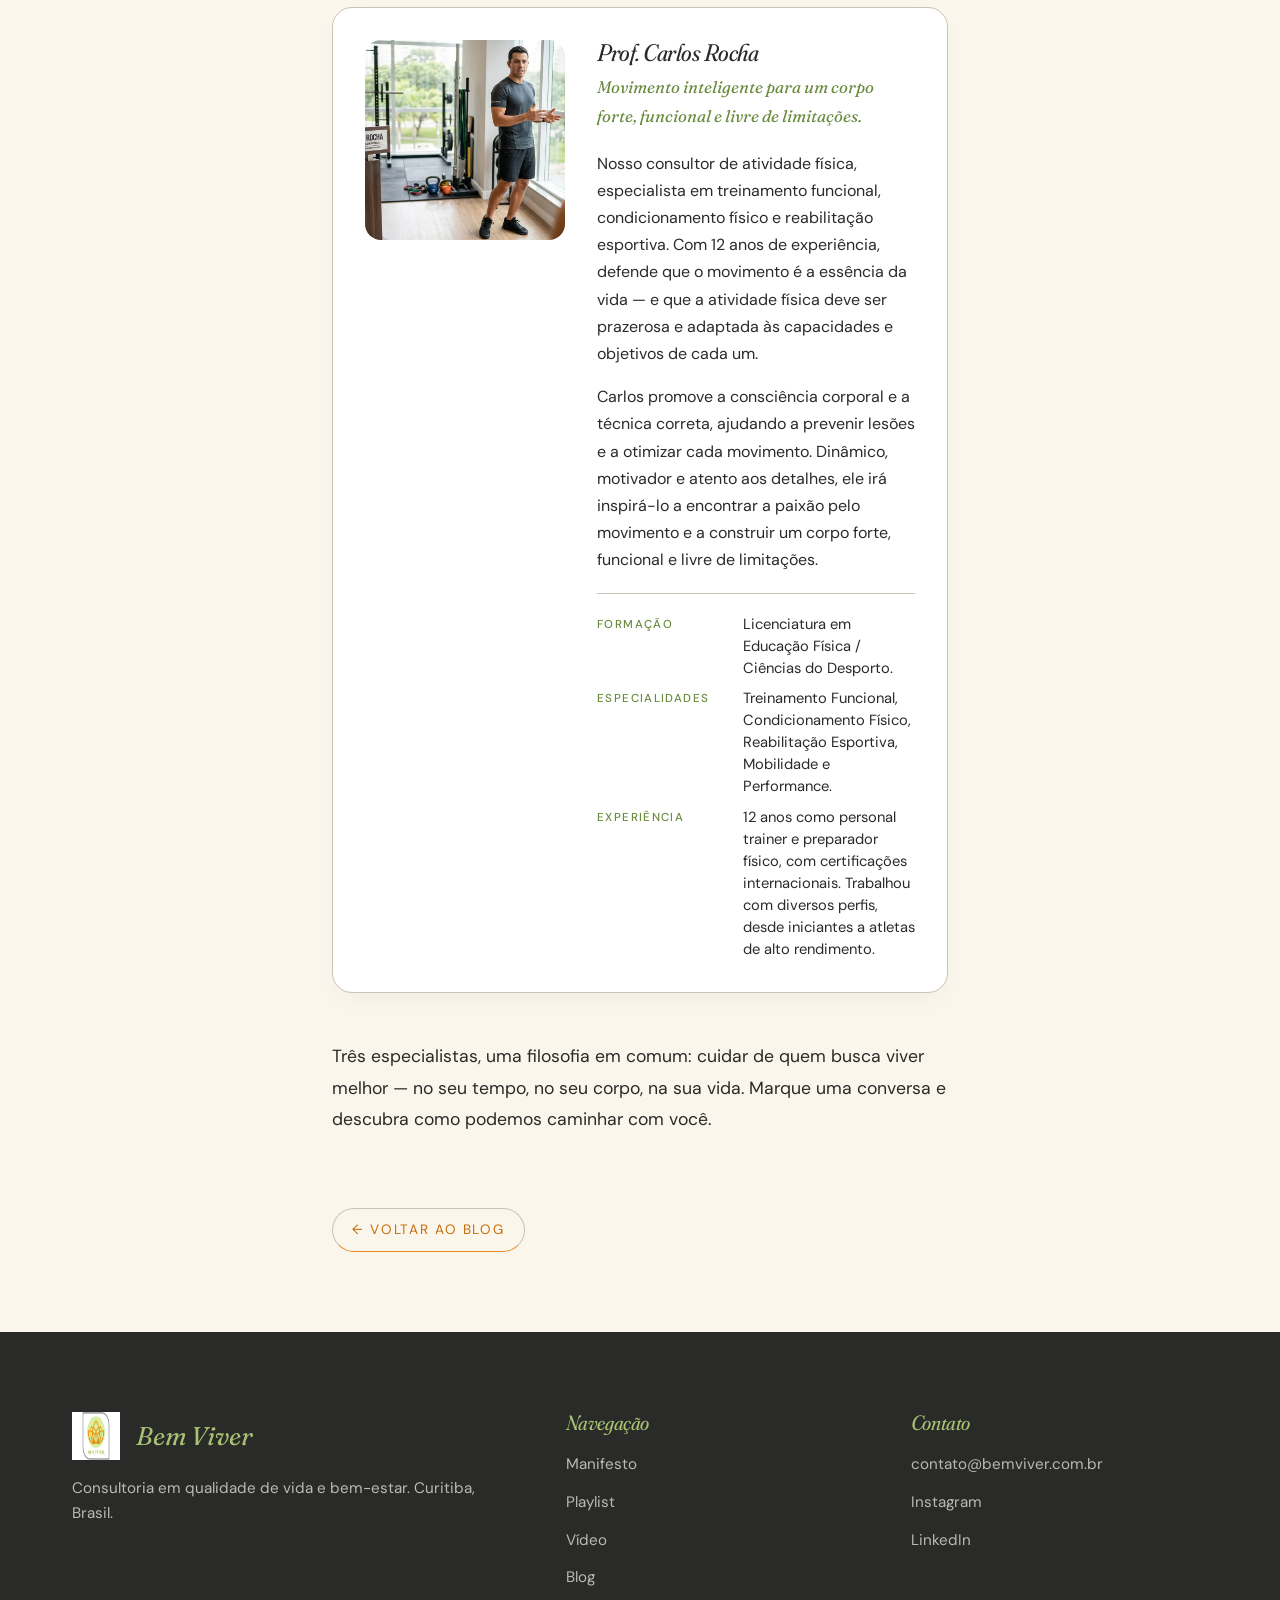
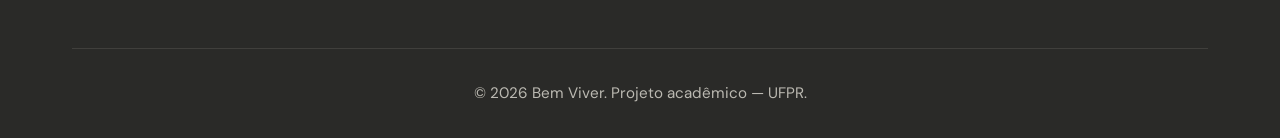
<file: blog-2 (1).html>
<!DOCTYPE html>
<html lang="pt-BR">
<head>
  <meta charset="UTF-8" />
  <meta name="viewport" content="width=device-width, initial-scale=1.0" />
  <title>Conheça nossos profissionais — Bem Viver</title>
  <meta name="description" content="Nutrição, psicologia e atividade física: conheça os profissionais por trás da Bem Viver." />
  <link rel="icon" href="logo.png" type="image/png" />

  <link rel="preconnect" href="https://fonts.googleapis.com" />
  <link rel="preconnect" href="https://fonts.gstatic.com" crossorigin />
  <link href="https://fonts.googleapis.com/css2?family=Fraunces:ital,opsz,wght,SOFT@0,9..144,300..700,30..100;1,9..144,300..700,30..100&family=DM+Sans:opsz,wght@9..40,300..600&display=swap" rel="stylesheet" />

  <link rel="stylesheet" href="style.css" />
</head>
<body>

  <nav class="nav" id="nav">
    <a href="index.html" class="nav-brand">
      <img src="logo.png" alt="Bem Viver" />
      <span>Bem Viver</span>
    </a>
    <ul class="nav-links">
      <li><a href="index.html#manifesto">Manifesto</a></li>
      <li><a href="index.html#playlist">Playlist</a></li>
      <li><a href="index.html#video">Vídeo</a></li>
      <li><a href="index.html#blog">Blog</a></li>
      <li><a href="index.html#contato">Contato</a></li>
    </ul>
  </nav>

  <header class="post-hero">
    <div class="container">
      <div class="post-meta">
        <span>Nossa equipe</span>
        <span>6 min de leitura</span>
        <span>Por Equipe Bem Viver</span>
      </div>
      <h1>Conheça quem cuida de você: nossos profissionais</h1>
      <p class="subtitle">Nutrição consciente, equilíbrio mental e movimento inteligente — três pilares, três especialistas, uma só filosofia.</p>
    </div>
  </header>

  <article class="post-body">

    <!-- ▼▼▼ Trilha sugerida para esta leitura ▼▼▼ -->
    <div class="listen-widget">
      <div class="listen-widget-header">
        <div class="listen-widget-icon">
          <svg width="18" height="18" viewBox="0 0 24 24" fill="currentColor">
            <path d="M9 18V5l12-2v13M9 18a3 3 0 1 1-6 0 3 3 0 0 1 6 0Zm12-2a3 3 0 1 1-6 0 3 3 0 0 1 6 0Z" fill="none" stroke="currentColor" stroke-width="2" stroke-linejoin="round"/>
          </svg>
        </div>
        <div class="listen-widget-text">
          Sugestão: leia esta matéria ouvindo <em>Here Comes the Sun</em>.
        </div>
      </div>
      <iframe
        src="https://open.spotify.com/embed/track/6dGnYIeXmHdcikdzNNDMm2?utm_source=generator&theme=0"
        height="80"
        frameborder="0"
        allow="autoplay; clipboard-write; encrypted-media; fullscreen; picture-in-picture"
        loading="lazy">
      </iframe>
    </div>

    <p>Por trás de toda jornada de bem viver, existe um time. Na Bem Viver, reunimos três profissionais que compartilham uma mesma convicção: cuidar de uma pessoa é cuidar de um todo. Corpo, mente e movimento não são compartimentos separados — são dimensões de uma mesma vida. Conheça quem irá caminhar com você.</p>

    <!-- ============================
         DRA. SOFIA MENDES
         ============================ -->
    <div class="pro-card">
      <div class="pro-photo">
        <img src="foto-sofia.jpg" alt="Dra. Sofia Mendes" />
      </div>
      <div class="pro-info">
        <h3>Dra. Sofia Mendes</h3>
        <p class="pro-tagline">Nutrição consciente para uma vida leve e energética.</p>
        <p>Nossa nutricionista clínica e esportiva, dedicada a transformar a sua relação com a comida. Com mais de uma década de experiência, Sofia desmistifica dietas restritivas e promove uma abordagem gentil e educativa, focada na alimentação consciente e sustentável.</p>
        <p>Ela acredita que a nutrição vai além de calorias, sendo a base para uma vida plena, e que cada indivíduo possui necessidades únicas. Se você busca equilíbrio, vitalidade e uma relação saudável com o que come, a Dra. Sofia irá guiá-lo nessa jornada de redescoberta e bem-estar.</p>

        <div class="pro-meta">
          <div class="pro-meta-row">
            <div class="pro-meta-label">Formação</div>
            <div class="pro-meta-value">Bacharelado em Nutrição, com formação adicional em Nutrição Funcional e Comportamental (<em>Mindful Eating</em>).</div>
          </div>
          <div class="pro-meta-row">
            <div class="pro-meta-label">Especialidades</div>
            <div class="pro-meta-value">Nutrição Clínica, Nutrição Esportiva, Alimentação Consciente.</div>
          </div>
          <div class="pro-meta-row">
            <div class="pro-meta-label">Experiência</div>
            <div class="pro-meta-value">Mais de 10 anos, com passagens por clínicas de alta performance e projetos sociais de educação alimentar. Autora de artigos sobre nutrição e bem-estar.</div>
          </div>
        </div>
      </div>
    </div>

    <!-- ============================
         DR. RICARDO ALMEIDA
         ============================ -->
    <div class="pro-card">
      <div class="pro-photo">
        <img src="foto-ricardo.jpg" alt="Dr. Ricardo Almeida" />
      </div>
      <div class="pro-info">
        <h3>Dr. Ricardo Almeida</h3>
        <p class="pro-tagline">Desbloqueando o seu potencial mental para uma vida plena.</p>
        <p>Nosso psicólogo, especializado em psicologia cognitivo-comportamental. Ricardo entende que a mente é o principal motor para a mudança, e que o equilíbrio emocional é crucial para a adesão a novos hábitos de saúde e fitness.</p>
        <p>Com 8 anos de atuação, ajuda a identificar e superar barreiras psicológicas — como a gestão de stress e a falta de motivação — que impedem o progresso. Sua abordagem é calma, analítica e encorajadora, oferecendo um ambiente seguro para que você possa explorar seus desafios internos e alcançar a sua melhor versão física e emocional.</p>

        <div class="pro-meta">
          <div class="pro-meta-row">
            <div class="pro-meta-label">Formação</div>
            <div class="pro-meta-value">Bacharelado em Psicologia e Mestrado Integrado em Psicologia Clínica pelo Instituto Superior de Psicologia Aplicada (ISPA).</div>
          </div>
          <div class="pro-meta-row">
            <div class="pro-meta-label">Especialidades</div>
            <div class="pro-meta-value">Psicologia Clínica, Psicoterapia Cognitivo-Comportamental. Foco em ansiedade, depressão, stress, gestão emocional e luto.</div>
          </div>
          <div class="pro-meta-row">
            <div class="pro-meta-label">Experiência</div>
            <div class="pro-meta-value">8 anos de atuação, com experiência em acompanhamento individual e grupos de apoio. Colabora com atletas e indivíduos em busca de melhoria contínua.</div>
          </div>
        </div>
      </div>
    </div>

    <!-- ============================
         PROF. CARLOS ROCHA
         ============================ -->
    <div class="pro-card">
      <div class="pro-photo">
        <img src="foto-carlos.jpg" alt="Prof. Carlos Rocha" />
      </div>
      <div class="pro-info">
        <h3>Prof. Carlos Rocha</h3>
        <p class="pro-tagline">Movimento inteligente para um corpo forte, funcional e livre de limitações.</p>
        <p>Nosso consultor de atividade física, especialista em treinamento funcional, condicionamento físico e reabilitação esportiva. Com 12 anos de experiência, defende que o movimento é a essência da vida — e que a atividade física deve ser prazerosa e adaptada às capacidades e objetivos de cada um.</p>
        <p>Carlos promove a consciência corporal e a técnica correta, ajudando a prevenir lesões e a otimizar cada movimento. Dinâmico, motivador e atento aos detalhes, ele irá inspirá-lo a encontrar a paixão pelo movimento e a construir um corpo forte, funcional e livre de limitações.</p>

        <div class="pro-meta">
          <div class="pro-meta-row">
            <div class="pro-meta-label">Formação</div>
            <div class="pro-meta-value">Licenciatura em Educação Física / Ciências do Desporto.</div>
          </div>
          <div class="pro-meta-row">
            <div class="pro-meta-label">Especialidades</div>
            <div class="pro-meta-value">Treinamento Funcional, Condicionamento Físico, Reabilitação Esportiva, Mobilidade e Performance.</div>
          </div>
          <div class="pro-meta-row">
            <div class="pro-meta-label">Experiência</div>
            <div class="pro-meta-value">12 anos como personal trainer e preparador físico, com certificações internacionais. Trabalhou com diversos perfis, desde iniciantes a atletas de alto rendimento.</div>
          </div>
        </div>
      </div>
    </div>

    <p>Três especialistas, uma filosofia em comum: cuidar de quem busca viver melhor — no seu tempo, no seu corpo, na sua vida. Marque uma conversa e descubra como podemos caminhar com você.</p>

    <a href="index.html#blog" class="back-link">← Voltar ao blog</a>
  </article>

  <footer>
    <div class="container">
      <div class="footer-grid">
        <div>
          <div class="footer-brand">
            <img src="logo.png" alt="" />
            <span class="footer-brand-name">Bem Viver</span>
          </div>
          <p>Consultoria em qualidade de vida e bem-estar. Curitiba, Brasil.</p>
        </div>
        <div>
          <h4>Navegação</h4>
          <ul>
            <li><a href="index.html#manifesto">Manifesto</a></li>
            <li><a href="index.html#playlist">Playlist</a></li>
            <li><a href="index.html#video">Vídeo</a></li>
            <li><a href="index.html#blog">Blog</a></li>
          </ul>
        </div>
        <div>
          <h4>Contato</h4>
          <ul>
            <li><a href="mailto:contato@bemviver.com.br">contato@bemviver.com.br</a></li>
            <li><a href="#">Instagram</a></li>
            <li><a href="#">LinkedIn</a></li>
          </ul>
        </div>
      </div>
      <div class="footer-bottom">
        <p>© 2026 Bem Viver. Projeto acadêmico — UFPR.</p>
      </div>
    </div>
  </footer>

</body>
</html>
</file>
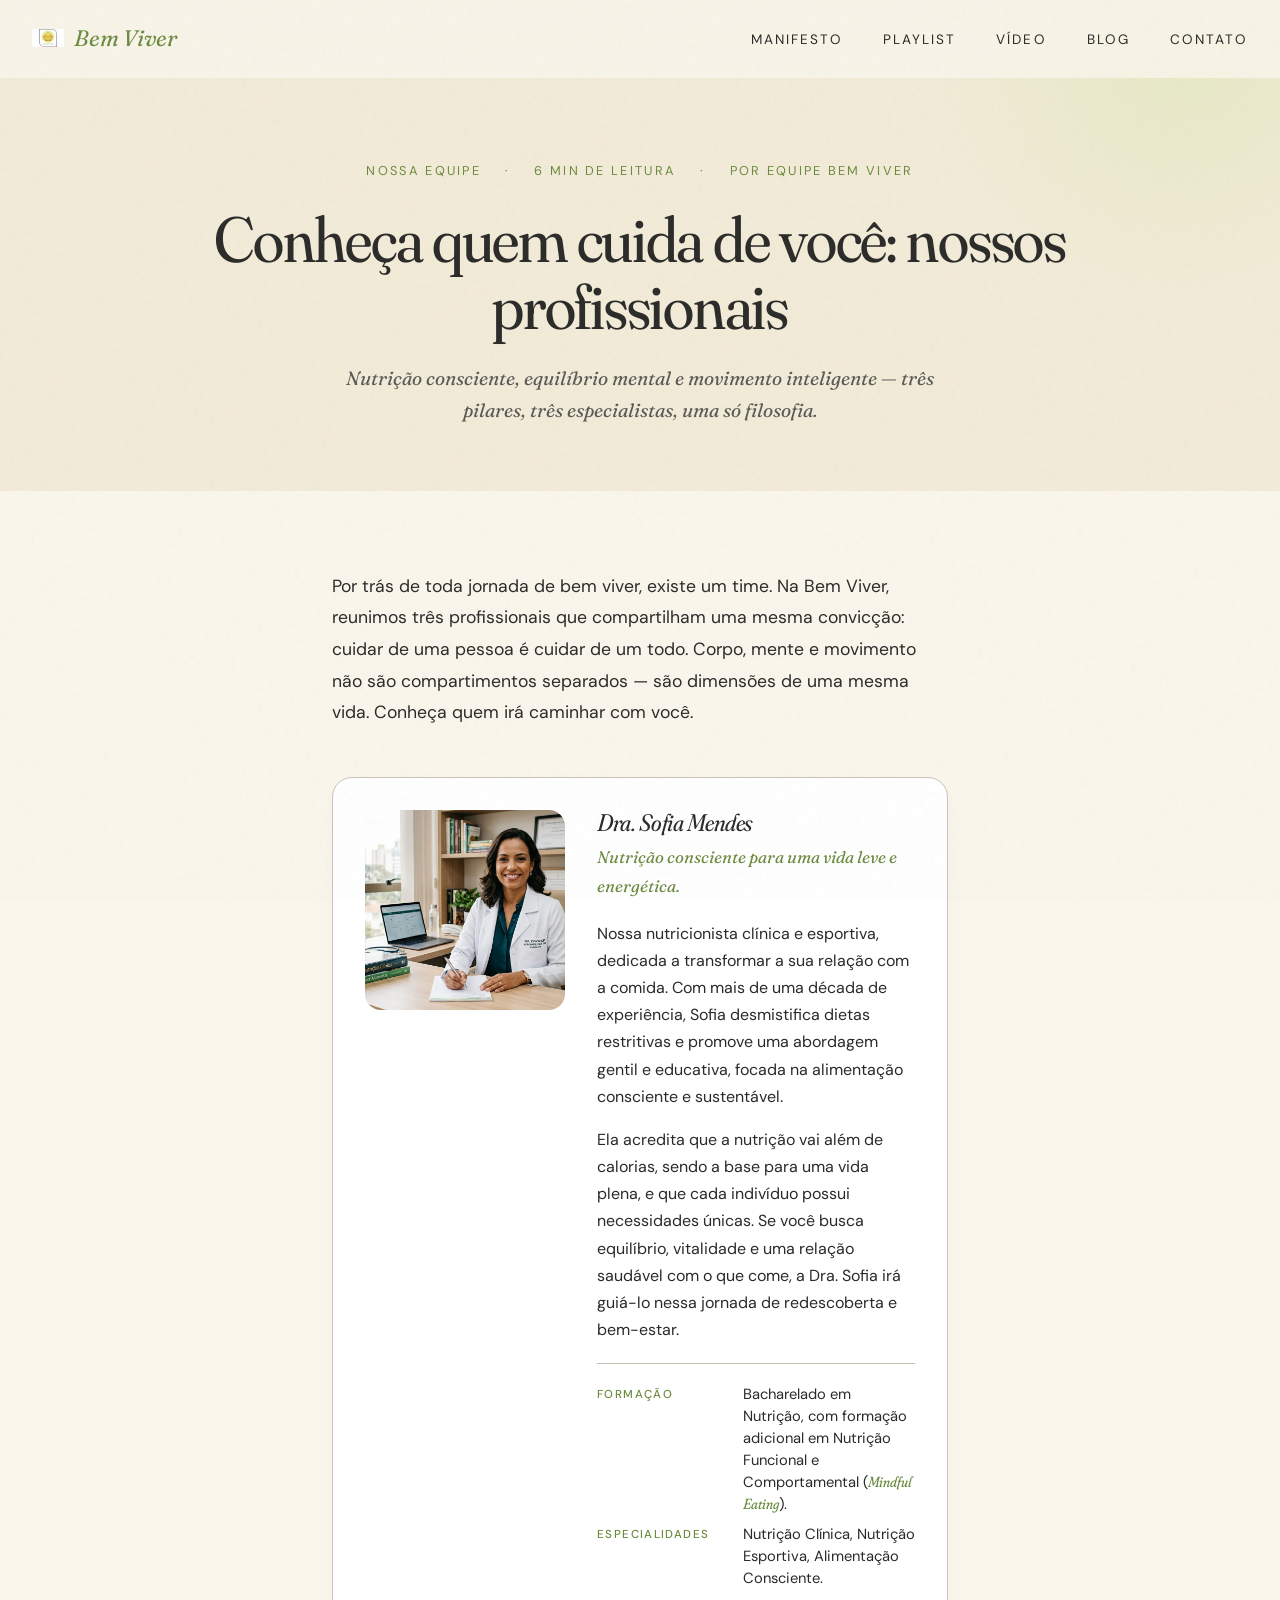
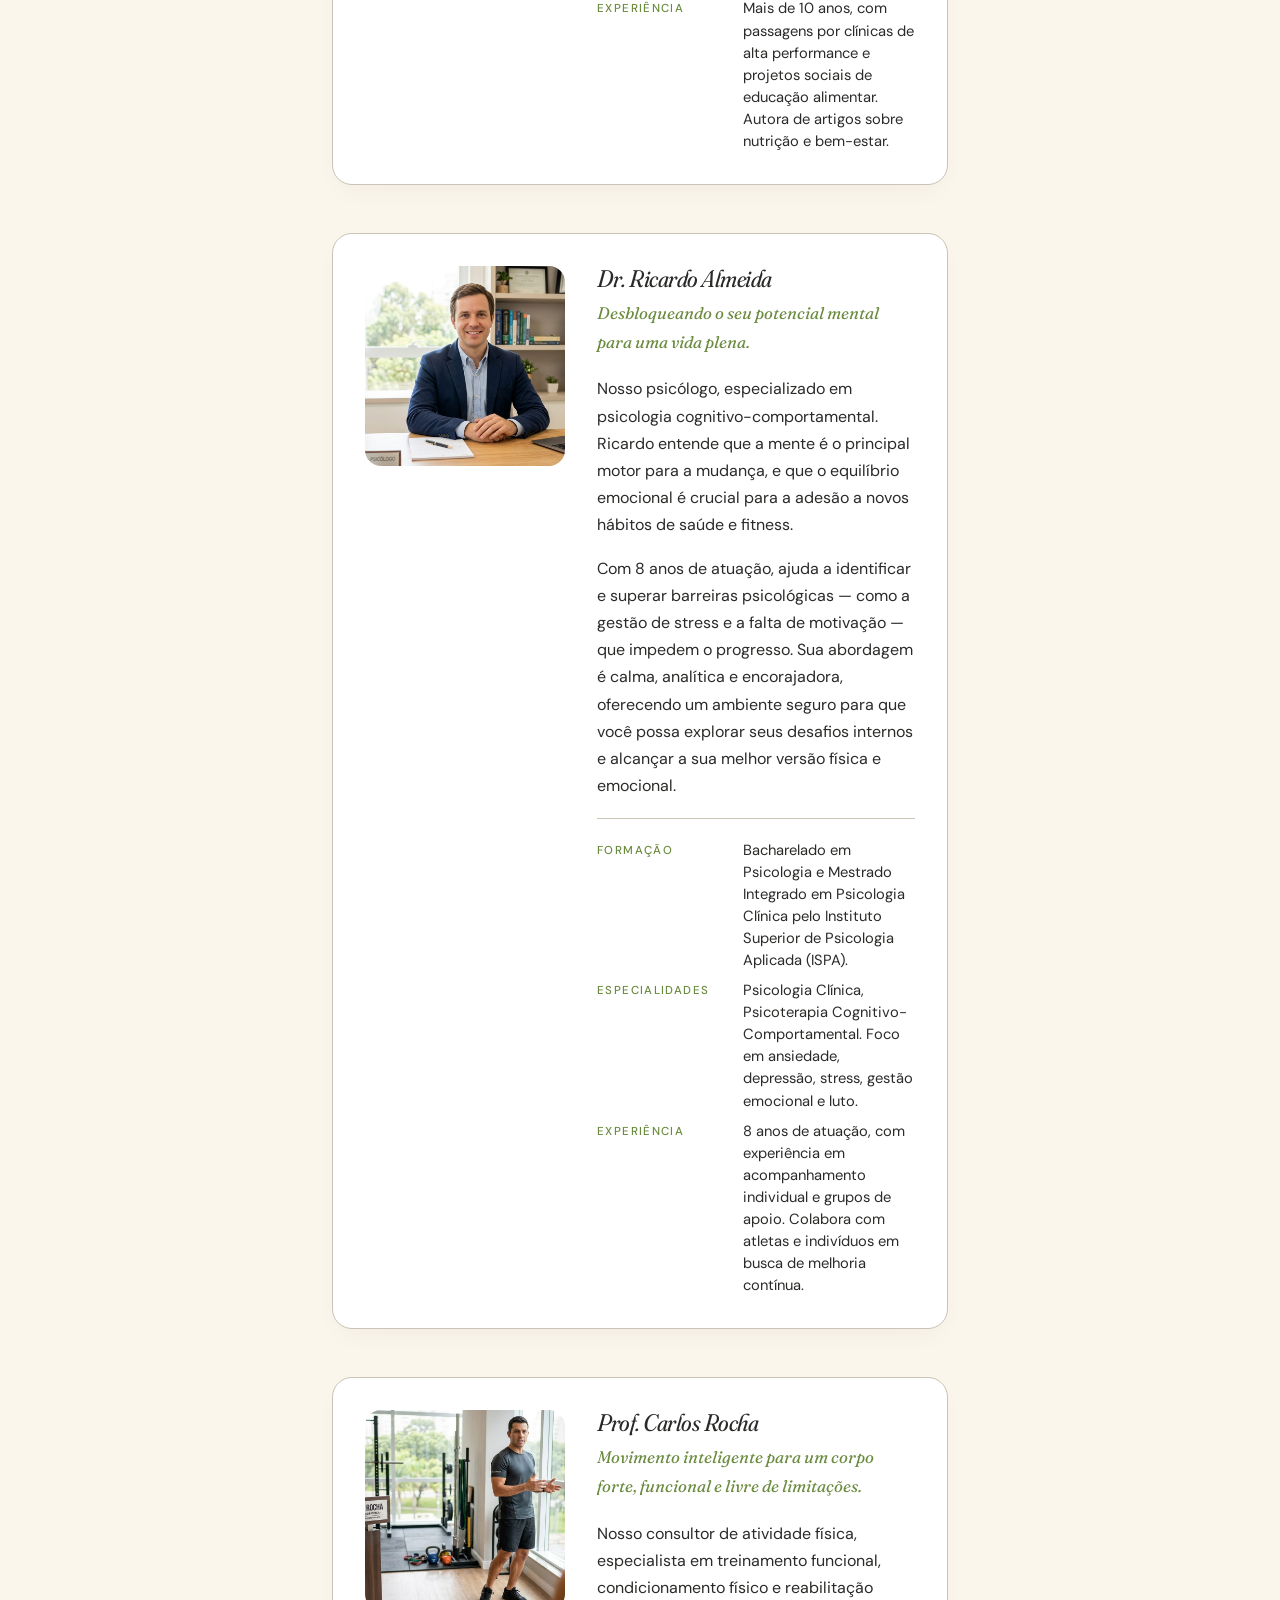
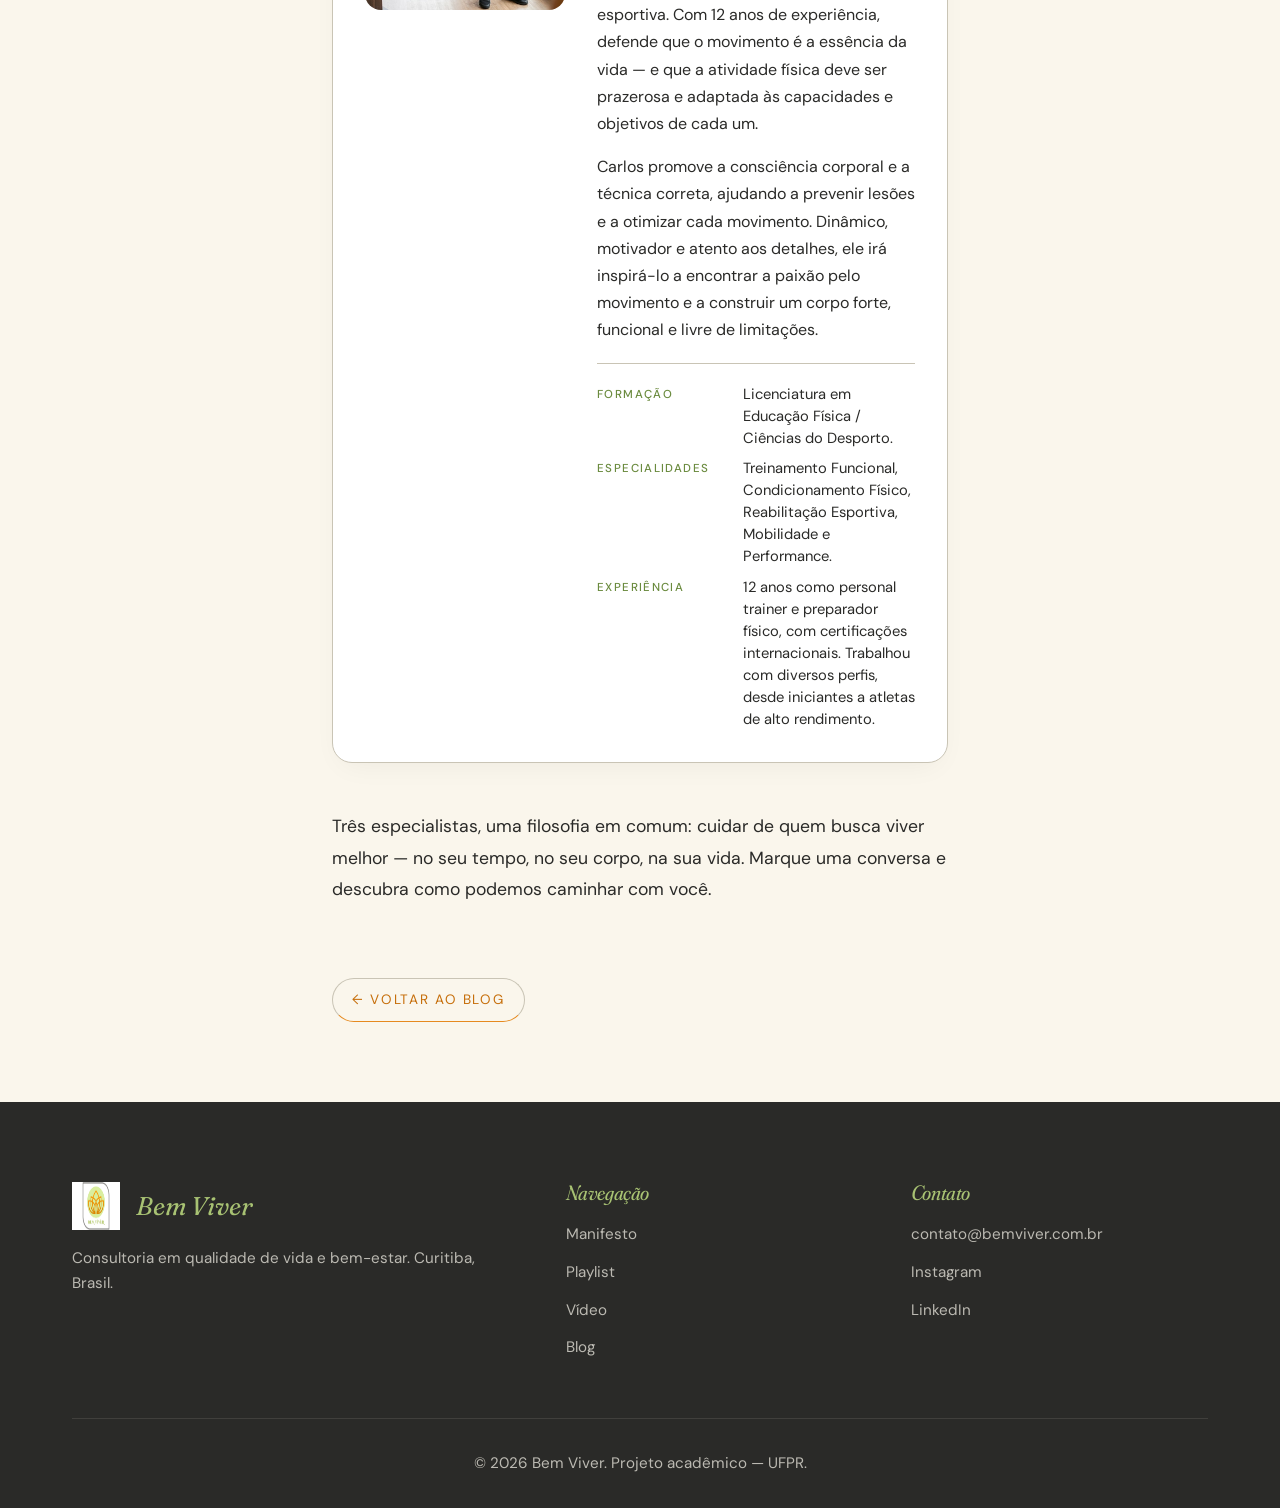
<file: blog-2.html>
<!DOCTYPE html>
<html lang="pt-BR">
<head>
  <meta charset="UTF-8" />
  <meta name="viewport" content="width=device-width, initial-scale=1.0" />
  <title>Conheça nossos profissionais — Bem Viver</title>
  <meta name="description" content="Nutrição, psicologia e atividade física: conheça os profissionais por trás da Bem Viver." />
  <link rel="icon" href="logo.png" type="image/png" />

  <link rel="preconnect" href="https://fonts.googleapis.com" />
  <link rel="preconnect" href="https://fonts.gstatic.com" crossorigin />
  <link href="https://fonts.googleapis.com/css2?family=Fraunces:ital,opsz,wght,SOFT@0,9..144,300..700,30..100;1,9..144,300..700,30..100&family=DM+Sans:opsz,wght@9..40,300..600&display=swap" rel="stylesheet" />

  <link rel="stylesheet" href="style.css" />
</head>
<body>

  <nav class="nav" id="nav">
    <a href="index.html" class="nav-brand">
      <img src="logo.png" alt="Bem Viver" />
      <span>Bem Viver</span>
    </a>
    <ul class="nav-links">
      <li><a href="index.html#manifesto">Manifesto</a></li>
      <li><a href="index.html#playlist">Playlist</a></li>
      <li><a href="index.html#video">Vídeo</a></li>
      <li><a href="index.html#blog">Blog</a></li>
      <li><a href="index.html#contato">Contato</a></li>
    </ul>
  </nav>

  <header class="post-hero">
    <div class="container">
      <div class="post-meta">
        <span>Nossa equipe</span>
        <span>6 min de leitura</span>
        <span>Por Equipe Bem Viver</span>
      </div>
      <h1>Conheça quem cuida de você: nossos profissionais</h1>
      <p class="subtitle">Nutrição consciente, equilíbrio mental e movimento inteligente — três pilares, três especialistas, uma só filosofia.</p>
    </div>
  </header>

  <article class="post-body">

    <p>Por trás de toda jornada de bem viver, existe um time. Na Bem Viver, reunimos três profissionais que compartilham uma mesma convicção: cuidar de uma pessoa é cuidar de um todo. Corpo, mente e movimento não são compartimentos separados — são dimensões de uma mesma vida. Conheça quem irá caminhar com você.</p>

    <!-- ============================
         DRA. SOFIA MENDES
         ============================ -->
    <div class="pro-card">
      <div class="pro-photo">
        <img src="foto-sofia.jpg" alt="Dra. Sofia Mendes" />
      </div>
      <div class="pro-info">
        <h3>Dra. Sofia Mendes</h3>
        <p class="pro-tagline">Nutrição consciente para uma vida leve e energética.</p>
        <p>Nossa nutricionista clínica e esportiva, dedicada a transformar a sua relação com a comida. Com mais de uma década de experiência, Sofia desmistifica dietas restritivas e promove uma abordagem gentil e educativa, focada na alimentação consciente e sustentável.</p>
        <p>Ela acredita que a nutrição vai além de calorias, sendo a base para uma vida plena, e que cada indivíduo possui necessidades únicas. Se você busca equilíbrio, vitalidade e uma relação saudável com o que come, a Dra. Sofia irá guiá-lo nessa jornada de redescoberta e bem-estar.</p>

        <div class="pro-meta">
          <div class="pro-meta-row">
            <div class="pro-meta-label">Formação</div>
            <div class="pro-meta-value">Bacharelado em Nutrição, com formação adicional em Nutrição Funcional e Comportamental (<em>Mindful Eating</em>).</div>
          </div>
          <div class="pro-meta-row">
            <div class="pro-meta-label">Especialidades</div>
            <div class="pro-meta-value">Nutrição Clínica, Nutrição Esportiva, Alimentação Consciente.</div>
          </div>
          <div class="pro-meta-row">
            <div class="pro-meta-label">Experiência</div>
            <div class="pro-meta-value">Mais de 10 anos, com passagens por clínicas de alta performance e projetos sociais de educação alimentar. Autora de artigos sobre nutrição e bem-estar.</div>
          </div>
        </div>
      </div>
    </div>

    <!-- ============================
         DR. RICARDO ALMEIDA
         ============================ -->
    <div class="pro-card">
      <div class="pro-photo">
        <img src="foto-ricardo.jpg" alt="Dr. Ricardo Almeida" />
      </div>
      <div class="pro-info">
        <h3>Dr. Ricardo Almeida</h3>
        <p class="pro-tagline">Desbloqueando o seu potencial mental para uma vida plena.</p>
        <p>Nosso psicólogo, especializado em psicologia cognitivo-comportamental. Ricardo entende que a mente é o principal motor para a mudança, e que o equilíbrio emocional é crucial para a adesão a novos hábitos de saúde e fitness.</p>
        <p>Com 8 anos de atuação, ajuda a identificar e superar barreiras psicológicas — como a gestão de stress e a falta de motivação — que impedem o progresso. Sua abordagem é calma, analítica e encorajadora, oferecendo um ambiente seguro para que você possa explorar seus desafios internos e alcançar a sua melhor versão física e emocional.</p>

        <div class="pro-meta">
          <div class="pro-meta-row">
            <div class="pro-meta-label">Formação</div>
            <div class="pro-meta-value">Bacharelado em Psicologia e Mestrado Integrado em Psicologia Clínica pelo Instituto Superior de Psicologia Aplicada (ISPA).</div>
          </div>
          <div class="pro-meta-row">
            <div class="pro-meta-label">Especialidades</div>
            <div class="pro-meta-value">Psicologia Clínica, Psicoterapia Cognitivo-Comportamental. Foco em ansiedade, depressão, stress, gestão emocional e luto.</div>
          </div>
          <div class="pro-meta-row">
            <div class="pro-meta-label">Experiência</div>
            <div class="pro-meta-value">8 anos de atuação, com experiência em acompanhamento individual e grupos de apoio. Colabora com atletas e indivíduos em busca de melhoria contínua.</div>
          </div>
        </div>
      </div>
    </div>

    <!-- ============================
         PROF. CARLOS ROCHA
         ============================ -->
    <div class="pro-card">
      <div class="pro-photo">
        <img src="foto-carlos.jpg" alt="Prof. Carlos Rocha" />
      </div>
      <div class="pro-info">
        <h3>Prof. Carlos Rocha</h3>
        <p class="pro-tagline">Movimento inteligente para um corpo forte, funcional e livre de limitações.</p>
        <p>Nosso consultor de atividade física, especialista em treinamento funcional, condicionamento físico e reabilitação esportiva. Com 12 anos de experiência, defende que o movimento é a essência da vida — e que a atividade física deve ser prazerosa e adaptada às capacidades e objetivos de cada um.</p>
        <p>Carlos promove a consciência corporal e a técnica correta, ajudando a prevenir lesões e a otimizar cada movimento. Dinâmico, motivador e atento aos detalhes, ele irá inspirá-lo a encontrar a paixão pelo movimento e a construir um corpo forte, funcional e livre de limitações.</p>

        <div class="pro-meta">
          <div class="pro-meta-row">
            <div class="pro-meta-label">Formação</div>
            <div class="pro-meta-value">Licenciatura em Educação Física / Ciências do Desporto.</div>
          </div>
          <div class="pro-meta-row">
            <div class="pro-meta-label">Especialidades</div>
            <div class="pro-meta-value">Treinamento Funcional, Condicionamento Físico, Reabilitação Esportiva, Mobilidade e Performance.</div>
          </div>
          <div class="pro-meta-row">
            <div class="pro-meta-label">Experiência</div>
            <div class="pro-meta-value">12 anos como personal trainer e preparador físico, com certificações internacionais. Trabalhou com diversos perfis, desde iniciantes a atletas de alto rendimento.</div>
          </div>
        </div>
      </div>
    </div>

    <p>Três especialistas, uma filosofia em comum: cuidar de quem busca viver melhor — no seu tempo, no seu corpo, na sua vida. Marque uma conversa e descubra como podemos caminhar com você.</p>

    <a href="index.html#blog" class="back-link">← Voltar ao blog</a>
  </article>

  <footer>
    <div class="container">
      <div class="footer-grid">
        <div>
          <div class="footer-brand">
            <img src="logo.png" alt="" />
            <span class="footer-brand-name">Bem Viver</span>
          </div>
          <p>Consultoria em qualidade de vida e bem-estar. Curitiba, Brasil.</p>
        </div>
        <div>
          <h4>Navegação</h4>
          <ul>
            <li><a href="index.html#manifesto">Manifesto</a></li>
            <li><a href="index.html#playlist">Playlist</a></li>
            <li><a href="index.html#video">Vídeo</a></li>
            <li><a href="index.html#blog">Blog</a></li>
          </ul>
        </div>
        <div>
          <h4>Contato</h4>
          <ul>
            <li><a href="mailto:contato@bemviver.com.br">contato@bemviver.com.br</a></li>
            <li><a href="#">Instagram</a></li>
            <li><a href="#">LinkedIn</a></li>
          </ul>
        </div>
      </div>
      <div class="footer-bottom">
        <p>© 2026 Bem Viver. Projeto acadêmico — UFPR.</p>
      </div>
    </div>
  </footer>

</body>
</html>
</file>
<file: style.css>
/* ========================================
   BEM VIVER — Design System
   ======================================== */

:root {
  --color-cream: #FAF6EC;
  --color-cream-deep: #F2EBD8;
  --color-sage: #A8C273;
  --color-sage-deep: #6B8B3F;
  --color-sage-soft: #DBE8B2;
  --color-orange: #E68A1F;
  --color-orange-deep: #C66E0A;
  --color-charcoal: #2A2A28;
  --color-charcoal-soft: #5A5A55;
  --color-line: #C9C4B5;

  --font-display: "Fraunces", Georgia, serif;
  --font-body: "DM Sans", -apple-system, BlinkMacSystemFont, sans-serif;

  --max-w: 1200px;
  --max-w-text: 680px;
}

* { box-sizing: border-box; margin: 0; padding: 0; }

html { scroll-behavior: smooth; }

body {
  font-family: var(--font-body);
  font-size: 17px;
  line-height: 1.65;
  color: var(--color-charcoal);
  background: var(--color-cream);
  overflow-x: hidden;
}

/* Subtle grain overlay */
body::before {
  content: "";
  position: fixed;
  inset: 0;
  pointer-events: none;
  z-index: 1000;
  opacity: 0.04;
  background-image: url("data:image/svg+xml,%3Csvg viewBox='0 0 200 200' xmlns='http://www.w3.org/2000/svg'%3E%3Cfilter id='n'%3E%3CfeTurbulence type='fractalNoise' baseFrequency='0.85' numOctaves='3' /%3E%3C/filter%3E%3Crect width='100%25' height='100%25' filter='url(%23n)'/%3E%3C/svg%3E");
}

img { max-width: 100%; display: block; }

a { color: inherit; text-decoration: none; }

/* ========================================
   Typography
   ======================================== */

h1, h2, h3, h4 {
  font-family: var(--font-display);
  font-weight: 400;
  font-variation-settings: "opsz" 144, "SOFT" 50;
  letter-spacing: -0.02em;
  line-height: 1.05;
  color: var(--color-charcoal);
}

h1 { font-size: clamp(3rem, 8vw, 6.5rem); }
h2 { font-size: clamp(2.2rem, 5vw, 3.8rem); }
h3 { font-size: clamp(1.6rem, 3vw, 2.2rem); }

.eyebrow {
  font-family: var(--font-body);
  font-size: 0.78rem;
  text-transform: uppercase;
  letter-spacing: 0.22em;
  color: var(--color-sage-deep);
  font-weight: 500;
}

p { color: var(--color-charcoal-soft); }

em {
  font-family: var(--font-display);
  font-style: italic;
  font-variation-settings: "opsz" 144, "SOFT" 100;
  color: var(--color-sage-deep);
}

/* ========================================
   Layout primitives
   ======================================== */

.container {
  max-width: var(--max-w);
  margin: 0 auto;
  padding: 0 2rem;
}

section {
  padding: 8rem 0;
  position: relative;
}

/* ========================================
   Navigation
   ======================================== */

.nav {
  position: fixed;
  top: 0;
  left: 0;
  right: 0;
  z-index: 100;
  padding: 1.25rem 2rem;
  display: flex;
  justify-content: space-between;
  align-items: center;
  background: rgba(250, 246, 236, 0.85);
  backdrop-filter: blur(12px);
  -webkit-backdrop-filter: blur(12px);
  border-bottom: 1px solid transparent;
  transition: border-color 0.3s ease;
}

.nav.scrolled { border-bottom-color: var(--color-line); }

.nav-brand {
  font-family: var(--font-display);
  font-size: 1.4rem;
  font-style: italic;
  color: var(--color-sage-deep);
  display: flex;
  align-items: center;
  gap: 0.6rem;
}

.nav-brand img {
  width: 32px;
  height: 32px;
  object-fit: contain;
}

.nav-links {
  display: flex;
  gap: 2.5rem;
  list-style: none;
}

.nav-links a {
  font-size: 0.85rem;
  text-transform: uppercase;
  letter-spacing: 0.15em;
  color: var(--color-charcoal);
  position: relative;
  padding-bottom: 0.2rem;
  transition: color 0.2s;
}

.nav-links a::after {
  content: "";
  position: absolute;
  bottom: 0;
  left: 0;
  width: 0;
  height: 1px;
  background: var(--color-orange);
  transition: width 0.3s ease;
}

.nav-links a:hover { color: var(--color-orange-deep); }
.nav-links a:hover::after { width: 100%; }

@media (max-width: 720px) {
  .nav-links { display: none; }
}

/* ========================================
   Hero
   ======================================== */

.hero {
  min-height: 100vh;
  display: flex;
  align-items: center;
  position: relative;
  padding-top: 6rem;
  overflow: hidden;
}

.hero-bg-circle {
  position: absolute;
  width: 700px;
  height: 700px;
  border-radius: 50%;
  background: radial-gradient(circle, var(--color-sage-soft) 0%, transparent 70%);
  right: -200px;
  top: 50%;
  transform: translateY(-50%);
  opacity: 0.6;
  z-index: 0;
}

.hero-bg-circle.small {
  width: 300px;
  height: 300px;
  left: -100px;
  top: 20%;
  background: radial-gradient(circle, rgba(230,138,31,0.15) 0%, transparent 70%);
}

.hero-grid {
  display: grid;
  grid-template-columns: 1.4fr 1fr;
  gap: 4rem;
  align-items: center;
  position: relative;
  z-index: 1;
}

@media (max-width: 880px) {
  .hero-grid { grid-template-columns: 1fr; gap: 2rem; }
}

.hero-eyebrow {
  display: inline-block;
  margin-bottom: 1.5rem;
  animation: fadeUp 0.8s ease forwards;
}

.hero h1 {
  margin-bottom: 1.5rem;
  animation: fadeUp 0.8s 0.1s ease both;
}

.hero h1 .accent {
  font-style: italic;
  color: var(--color-sage-deep);
  font-variation-settings: "opsz" 144, "SOFT" 100;
}

.hero-tagline {
  font-size: 1.2rem;
  max-width: 460px;
  margin-bottom: 2.5rem;
  animation: fadeUp 0.8s 0.2s ease both;
}

.hero-cta {
  display: inline-flex;
  align-items: center;
  gap: 0.8rem;
  padding: 1rem 2rem;
  background: var(--color-orange);
  color: white;
  border-radius: 999px;
  font-size: 0.9rem;
  letter-spacing: 0.1em;
  text-transform: uppercase;
  transition: all 0.3s ease;
  animation: fadeUp 0.8s 0.3s ease both;
  border: none;
  cursor: pointer;
}

.hero-cta:hover {
  background: var(--color-orange-deep);
  transform: translateY(-2px);
  box-shadow: 0 12px 30px -10px rgba(230,138,31,0.5);
}

.hero-cta .arrow {
  transition: transform 0.3s;
}

.hero-cta:hover .arrow { transform: translateX(4px); }

.hero-logo-wrap {
  position: relative;
  animation: fadeIn 1.2s 0.4s ease both;
}

.hero-logo-wrap img {
  width: 100%;
  max-width: 420px;
  margin: 0 auto;
  filter: drop-shadow(0 20px 40px rgba(168, 194, 115, 0.25));
}

/* ========================================
   Section headers
   ======================================== */

.section-head {
  text-align: center;
  margin-bottom: 4rem;
}

.section-head .eyebrow {
  display: block;
  margin-bottom: 1rem;
}

.section-head h2 { margin-bottom: 1.2rem; }

.section-head p {
  max-width: 580px;
  margin: 0 auto;
  font-size: 1.1rem;
}

/* ========================================
   Manifesto
   ======================================== */

.manifesto {
  background: var(--color-cream-deep);
  position: relative;
}

.manifesto-grid {
  display: grid;
  grid-template-columns: repeat(3, 1fr);
  gap: 3rem;
  margin-top: 4rem;
}

@media (max-width: 880px) {
  .manifesto-grid { grid-template-columns: 1fr; gap: 2.5rem; }
}

.pillar {
  text-align: center;
  padding: 2rem 1rem;
}

.pillar-icon {
  width: 56px;
  height: 56px;
  margin: 0 auto 1.5rem;
  display: flex;
  align-items: center;
  justify-content: center;
  background: var(--color-sage-soft);
  border-radius: 50%;
  color: var(--color-orange-deep);
}

.pillar h3 {
  font-size: 1.5rem;
  margin-bottom: 0.8rem;
}

/* ========================================
   Spotify section
   ======================================== */

.playlist-section {
  background: linear-gradient(180deg, var(--color-cream) 0%, var(--color-sage-soft) 100%);
}

.playlist-wrap {
  max-width: 880px;
  margin: 0 auto;
  background: white;
  border-radius: 24px;
  padding: 2.5rem;
  box-shadow: 0 30px 80px -20px rgba(107, 139, 63, 0.2);
  border: 1px solid var(--color-line);
}

.playlist-wrap iframe {
  width: 100%;
  border-radius: 12px;
  border: none;
}

/* ========================================
   Video section
   ======================================== */

.video-wrap {
  max-width: 960px;
  margin: 0 auto;
  position: relative;
  border-radius: 20px;
  overflow: hidden;
  background: var(--color-charcoal);
  aspect-ratio: 16 / 9;
  box-shadow: 0 30px 80px -20px rgba(42, 42, 40, 0.4);
}

.video-wrap video,
.video-wrap iframe {
  width: 100%;
  height: 100%;
  object-fit: cover;
  border: none;
}

.video-placeholder {
  width: 100%;
  height: 100%;
  display: flex;
  flex-direction: column;
  align-items: center;
  justify-content: center;
  gap: 1.5rem;
  background:
    radial-gradient(circle at 30% 30%, rgba(230,138,31,0.15), transparent 50%),
    radial-gradient(circle at 70% 70%, rgba(168,194,115,0.2), transparent 50%),
    var(--color-charcoal);
  color: var(--color-cream);
  text-align: center;
  padding: 2rem;
}

.video-placeholder .play-icon {
  width: 80px;
  height: 80px;
  border: 2px solid var(--color-cream);
  border-radius: 50%;
  display: flex;
  align-items: center;
  justify-content: center;
}

.video-placeholder p {
  font-family: var(--font-display);
  font-style: italic;
  font-size: 1.3rem;
  color: var(--color-cream);
  max-width: 400px;
}

/* ========================================
   Blog
   ======================================== */

.blog-grid {
  display: grid;
  grid-template-columns: repeat(2, 1fr);
  gap: 3rem;
  margin-top: 2rem;
}

@media (max-width: 880px) {
  .blog-grid { grid-template-columns: 1fr; }
}

.blog-card {
  background: white;
  border-radius: 20px;
  overflow: hidden;
  box-shadow: 0 10px 30px -10px rgba(42, 42, 40, 0.08);
  border: 1px solid var(--color-line);
  transition: all 0.4s ease;
  display: flex;
  flex-direction: column;
}

.blog-card:hover {
  transform: translateY(-6px);
  box-shadow: 0 30px 60px -20px rgba(42, 42, 40, 0.15);
}

.blog-card-visual {
  height: 220px;
  position: relative;
  overflow: hidden;
  display: flex;
  align-items: center;
  justify-content: center;
}

.blog-card-visual.v1 {
  background:
    radial-gradient(circle at 30% 50%, var(--color-sage-soft), transparent 60%),
    radial-gradient(circle at 70% 50%, rgba(230,138,31,0.2), transparent 60%),
    var(--color-cream-deep);
}

.blog-card-visual.v2 {
  background:
    radial-gradient(circle at 50% 30%, rgba(230,138,31,0.3), transparent 60%),
    radial-gradient(circle at 50% 80%, var(--color-sage-soft), transparent 60%),
    var(--color-cream-deep);
}

.blog-card-visual svg {
  width: 100px;
  height: 100px;
  color: var(--color-orange-deep);
  opacity: 0.85;
}

.blog-card-body {
  padding: 2rem;
  flex: 1;
  display: flex;
  flex-direction: column;
}

.blog-card-meta {
  display: flex;
  gap: 1rem;
  font-size: 0.78rem;
  text-transform: uppercase;
  letter-spacing: 0.15em;
  color: var(--color-sage-deep);
  margin-bottom: 1rem;
}

.blog-card-meta span:not(:last-child)::after {
  content: "·";
  margin-left: 1rem;
}

.blog-card h3 {
  font-size: 1.6rem;
  margin-bottom: 0.8rem;
  line-height: 1.15;
}

.blog-card p {
  margin-bottom: 1.5rem;
  flex: 1;
}

.blog-card-link {
  color: var(--color-orange-deep);
  font-size: 0.9rem;
  letter-spacing: 0.05em;
  font-weight: 500;
  display: inline-flex;
  align-items: center;
  gap: 0.5rem;
  align-self: flex-start;
}

.blog-card-link::after {
  content: "→";
  transition: transform 0.3s;
}

.blog-card:hover .blog-card-link::after { transform: translateX(4px); }

/* ========================================
   Footer
   ======================================== */

footer {
  background: var(--color-charcoal);
  color: var(--color-cream);
  padding: 5rem 0 2rem;
  margin-top: 0;
}

.footer-grid {
  display: grid;
  grid-template-columns: 1.5fr 1fr 1fr;
  gap: 3rem;
  margin-bottom: 3rem;
}

@media (max-width: 720px) {
  .footer-grid { grid-template-columns: 1fr; gap: 2rem; }
}

footer h4 {
  font-family: var(--font-display);
  font-style: italic;
  color: var(--color-sage);
  font-size: 1.3rem;
  margin-bottom: 1rem;
}

footer p, footer a { color: rgba(250, 246, 236, 0.7); font-size: 0.95rem; }

footer ul { list-style: none; }
footer ul li { margin-bottom: 0.6rem; }
footer a:hover { color: var(--color-orange); }

.footer-brand {
  display: flex;
  align-items: center;
  gap: 1rem;
  margin-bottom: 1rem;
}

.footer-brand img { width: 48px; height: 48px; }

.footer-brand-name {
  font-family: var(--font-display);
  font-style: italic;
  font-size: 1.6rem;
  color: var(--color-sage);
}

.footer-bottom {
  padding-top: 2rem;
  border-top: 1px solid rgba(250, 246, 236, 0.1);
  text-align: center;
  font-size: 0.85rem;
  color: rgba(250, 246, 236, 0.5);
}

/* ========================================
   Animations
   ======================================== */

@keyframes fadeUp {
  from { opacity: 0; transform: translateY(20px); }
  to { opacity: 1; transform: translateY(0); }
}

@keyframes fadeIn {
  from { opacity: 0; }
  to { opacity: 1; }
}

.reveal {
  opacity: 0;
  transform: translateY(30px);
  transition: opacity 0.8s ease, transform 0.8s ease;
}

.reveal.visible {
  opacity: 1;
  transform: translateY(0);
}

/* ========================================
   Blog post page
   ======================================== */

.post-hero {
  padding: 10rem 0 4rem;
  text-align: center;
  background: var(--color-cream-deep);
  position: relative;
  overflow: hidden;
}

.post-hero::before {
  content: "";
  position: absolute;
  width: 500px;
  height: 500px;
  border-radius: 50%;
  background: radial-gradient(circle, var(--color-sage-soft) 0%, transparent 70%);
  top: -200px;
  right: -150px;
  opacity: 0.5;
}

.post-meta {
  display: flex;
  justify-content: center;
  gap: 1.5rem;
  font-size: 0.8rem;
  text-transform: uppercase;
  letter-spacing: 0.18em;
  color: var(--color-sage-deep);
  margin-bottom: 1.5rem;
  position: relative;
}

.post-meta span:not(:last-child)::after {
  content: "·";
  margin-left: 1.5rem;
}

.post-hero h1 {
  max-width: 900px;
  margin: 0 auto 1.5rem;
  font-size: clamp(2.2rem, 5vw, 4rem);
  position: relative;
}

.post-hero .subtitle {
  max-width: 600px;
  margin: 0 auto;
  font-size: 1.2rem;
  font-style: italic;
  font-family: var(--font-display);
  color: var(--color-charcoal-soft);
  position: relative;
}

.post-body {
  max-width: var(--max-w-text);
  margin: 0 auto;
  padding: 5rem 2rem;
}

.post-body p {
  font-size: 1.1rem;
  line-height: 1.8;
  margin-bottom: 1.5rem;
  color: var(--color-charcoal);
}

.post-body h2 {
  font-size: 2rem;
  margin: 3rem 0 1.2rem;
  color: var(--color-sage-deep);
}

.post-body h3 {
  font-size: 1.4rem;
  margin: 2.5rem 0 1rem;
  font-style: italic;
}

.post-body blockquote {
  margin: 2.5rem 0;
  padding: 1.5rem 2rem;
  border-left: 3px solid var(--color-orange);
  background: var(--color-cream-deep);
  font-family: var(--font-display);
  font-style: italic;
  font-size: 1.3rem;
  color: var(--color-sage-deep);
  border-radius: 0 12px 12px 0;
}

.post-body ul, .post-body ol {
  margin: 1.5rem 0 1.5rem 1.5rem;
  font-size: 1.1rem;
  line-height: 1.8;
}

.post-body li { margin-bottom: 0.6rem; }

.post-body strong { color: var(--color-charcoal); }

.post-body a {
  color: var(--color-orange-deep);
  border-bottom: 1px solid var(--color-orange);
  transition: color 0.2s;
}

.post-body a:hover { color: var(--color-orange); }

.back-link {
  display: inline-flex;
  align-items: center;
  gap: 0.5rem;
  padding: 0.6rem 1.2rem;
  border: 1px solid var(--color-line);
  border-radius: 999px;
  font-size: 0.85rem;
  text-transform: uppercase;
  letter-spacing: 0.12em;
  color: var(--color-charcoal);
  transition: all 0.3s;
  margin-top: 3rem;
}

.back-link:hover {
  background: var(--color-sage-deep);
  color: var(--color-cream);
  border-color: var(--color-sage-deep);
}

/* ========================================
   "Listen while reading" widget
   ======================================== */

.listen-widget {
  background: linear-gradient(135deg, var(--color-sage-soft) 0%, var(--color-cream-deep) 100%);
  border-radius: 16px;
  padding: 1.5rem;
  margin: 0 0 3rem;
  display: flex;
  flex-direction: column;
  gap: 1rem;
  border: 1px solid var(--color-line);
}

.listen-widget-header {
  display: flex;
  align-items: center;
  gap: 0.75rem;
}

.listen-widget-icon {
  width: 36px;
  height: 36px;
  background: var(--color-orange);
  border-radius: 50%;
  display: flex;
  align-items: center;
  justify-content: center;
  color: white;
  flex-shrink: 0;
}

.listen-widget-text {
  font-family: var(--font-display);
  font-style: italic;
  font-size: 1.05rem;
  color: var(--color-sage-deep);
  line-height: 1.3;
}

.listen-widget iframe {
  width: 100%;
  border-radius: 12px;
  border: none;
}

/* ========================================
   Professional profile card
   ======================================== */

.pro-card {
  display: grid;
  grid-template-columns: 200px 1fr;
  gap: 2rem;
  margin: 3rem 0;
  padding: 2rem;
  background: white;
  border-radius: 20px;
  border: 1px solid var(--color-line);
  box-shadow: 0 10px 30px -10px rgba(42, 42, 40, 0.06);
  align-items: start;
}

@media (max-width: 720px) {
  .pro-card {
    grid-template-columns: 1fr;
    gap: 1.5rem;
    padding: 1.5rem;
  }
}

.pro-photo {
  width: 100%;
  aspect-ratio: 1;
  border-radius: 16px;
  overflow: hidden;
  background:
    radial-gradient(circle at 30% 30%, var(--color-sage-soft), transparent 60%),
    radial-gradient(circle at 70% 70%, rgba(230,138,31,0.2), transparent 60%),
    var(--color-cream-deep);
  display: flex;
  align-items: center;
  justify-content: center;
  position: relative;
}

.pro-photo img {
  width: 100%;
  height: 100%;
  object-fit: cover;
}

.pro-photo-placeholder {
  text-align: center;
  padding: 1rem;
  color: var(--color-sage-deep);
}

.pro-photo-placeholder svg {
  width: 48px;
  height: 48px;
  margin-bottom: 0.5rem;
  opacity: 0.6;
}

.pro-photo-placeholder .ph-name {
  font-family: var(--font-display);
  font-style: italic;
  font-size: 0.95rem;
  opacity: 0.7;
}

.pro-info h3 {
  font-size: 1.5rem !important;
  margin: 0 0 0.5rem !important;
  color: var(--color-charcoal) !important;
}

.pro-info .pro-tagline {
  font-family: var(--font-display);
  font-style: italic;
  font-size: 1.05rem;
  color: var(--color-sage-deep);
  margin-bottom: 1.2rem;
}

.pro-info p {
  font-size: 1rem;
  line-height: 1.7;
  margin-bottom: 1rem;
}

.pro-meta {
  margin-top: 1.2rem;
  padding-top: 1.2rem;
  border-top: 1px solid var(--color-line);
  display: grid;
  gap: 0.5rem;
}

.pro-meta-row {
  display: grid;
  grid-template-columns: 130px 1fr;
  gap: 1rem;
  font-size: 0.92rem;
}

@media (max-width: 720px) {
  .pro-meta-row {
    grid-template-columns: 1fr;
    gap: 0.25rem;
  }
}

.pro-meta-label {
  text-transform: uppercase;
  letter-spacing: 0.12em;
  font-size: 0.72rem;
  color: var(--color-sage-deep);
  font-weight: 500;
  padding-top: 2px;
}

.pro-meta-value {
  color: var(--color-charcoal);
  line-height: 1.5;
}

/* ========================================
   Post visual (mosaic / image)
   ======================================== */

.post-visual {
  margin: 3rem -1rem;
}

@media (min-width: 720px) {
  .post-visual {
    margin: 3.5rem -3rem;
  }
}

.post-visual img {
  width: 100%;
  border-radius: 16px;
  box-shadow: 0 20px 50px -20px rgba(42, 42, 40, 0.2);
}

.post-visual figcaption {
  margin-top: 1rem;
  font-size: 0.92rem;
  font-style: italic;
  color: var(--color-charcoal-soft);
  text-align: center;
  padding: 0 1rem;
  line-height: 1.5;
}

/* ========================================
   Audio section (auditivo)
   ======================================== */

.audio-section {
  margin: 4rem 0;
  padding: 2.5rem;
  background: linear-gradient(135deg, var(--color-sage-soft) 0%, var(--color-cream-deep) 100%);
  border-radius: 20px;
  border: 1px solid var(--color-line);
}

.audio-section-eyebrow {
  font-family: var(--font-body);
  font-size: 0.78rem;
  text-transform: uppercase;
  letter-spacing: 0.22em;
  color: var(--color-sage-deep);
  font-weight: 500;
  margin-bottom: 0.75rem;
  display: block;
}

.audio-section h3 {
  font-family: var(--font-display);
  font-style: italic;
  font-size: 1.6rem;
  color: var(--color-sage-deep);
  margin: 0 0 1rem !important;
  line-height: 1.2;
}

.audio-section p {
  font-size: 1rem !important;
  margin-bottom: 1.5rem !important;
}

.audio-section iframe {
  width: 100%;
  border-radius: 12px;
  border: none;
  display: block;
}

/* ========================================
   References
   ======================================== */

.post-references {
  margin-top: 4rem;
  padding-top: 2rem;
  border-top: 1px solid var(--color-line);
}

.post-references h4 {
  font-family: var(--font-body);
  font-size: 0.78rem;
  text-transform: uppercase;
  letter-spacing: 0.22em;
  color: var(--color-sage-deep);
  font-weight: 500;
  margin-bottom: 1.2rem;
}

.post-references ul {
  list-style: none !important;
  margin: 0 !important;
  padding: 0;
}

.post-references li {
  font-size: 0.92rem !important;
  line-height: 1.6;
  color: var(--color-charcoal-soft);
  padding: 0.6rem 0;
  border-bottom: 1px dashed var(--color-line);
  margin-bottom: 0 !important;
}

.post-references li:last-child {
  border-bottom: none;
}
</file>
